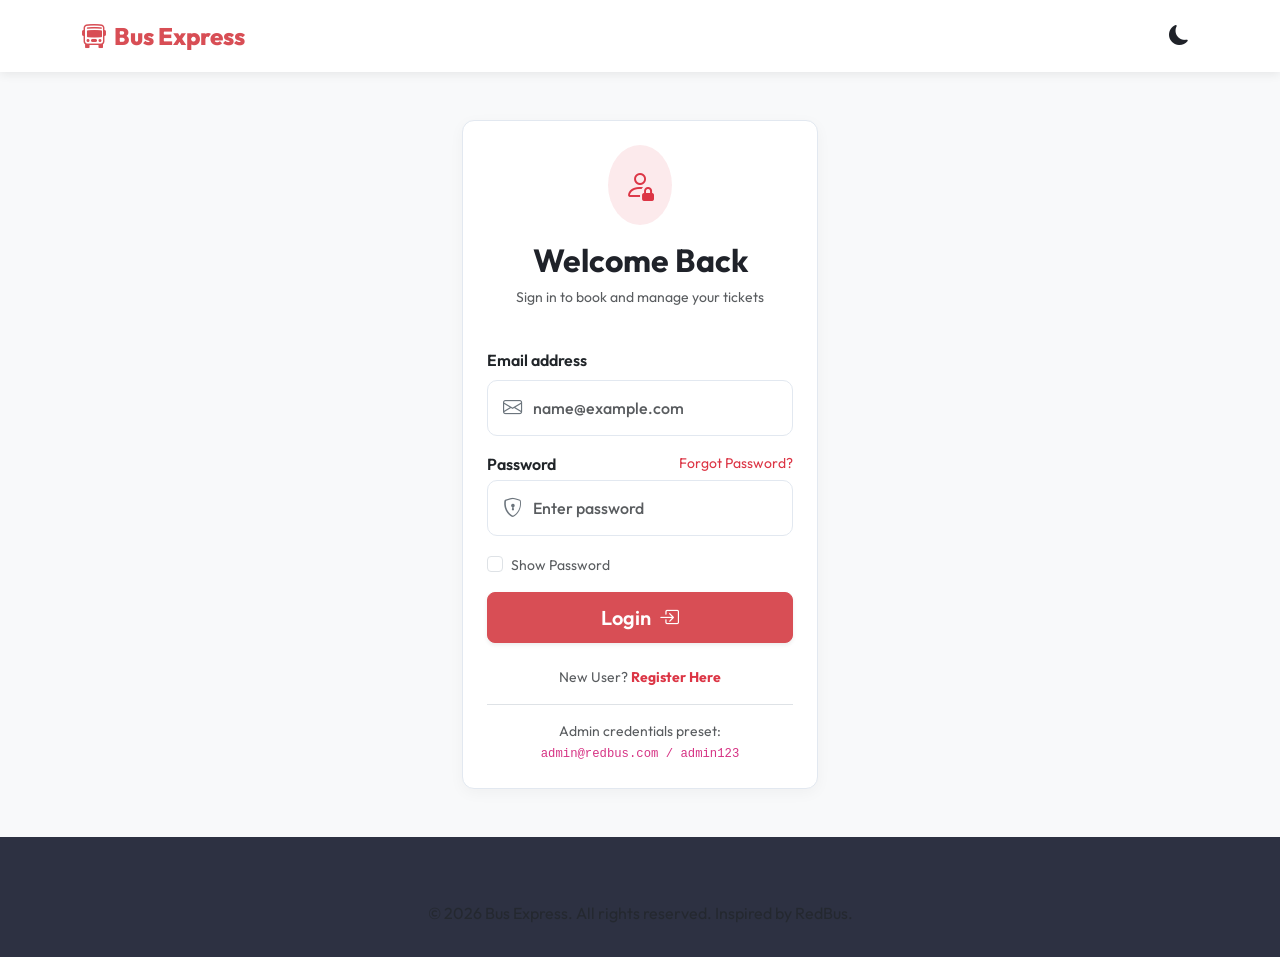
<file: index.html>
<!DOCTYPE html>
<html lang="en">
<head>
  <meta charset="UTF-8">
  <meta name="viewport" content="width=device-width, initial-scale=1.0">
  <title>Login - Bus Express</title>
  <!-- Bootstrap 5 CSS -->
  <link href="https://cdn.jsdelivr.net/npm/bootstrap@5.3.0/dist/css/bootstrap.min.css" rel="stylesheet">
  <!-- Bootstrap Icons -->
  <link href="https://cdn.jsdelivr.net/npm/bootstrap-icons@1.10.5/font/bootstrap-icons.css" rel="stylesheet">
  <!-- Google Fonts Outfit -->
  <link href="https://fonts.googleapis.com/css2?family=Outfit:wght@300;400;500;600;700;800&display=swap" rel="stylesheet">
  <!-- Custom Styles -->
  <link rel="stylesheet" href="css/style.css">
</head>
<body class="d-flex flex-column min-vh-100">

  <!-- Header / Navbar -->
  <nav class="navbar navbar-expand-lg custom-navbar">
    <div class="container">
      <a class="navbar-brand" href="index.html">
        <i class="bi bi-bus-front"></i> Bus Express
      </a>
      <button class="theme-toggle-btn ms-auto" id="theme-toggle" onclick="toggleTheme()" aria-label="Toggle Theme">
        <i class="bi bi-moon-fill"></i>
      </button>
    </div>
  </nav>

  <!-- Main Login Card Area -->
  <main class="flex-grow-1 d-flex align-items-center py-5">
    <div class="container">
      <div class="row justify-content-center">
        <div class="col-md-6 col-lg-4">
          <div class="card card-custom p-4">
            <div class="text-center mb-4">
              <div class="d-inline-flex align-items-center justify-content-center bg-danger bg-opacity-10 text-danger rounded-circle p-3 mb-3">
                <i class="bi bi-person-lock fs-2"></i>
              </div>
              <h2 class="fw-bold">Welcome Back</h2>
              <p class="text-muted small">Sign in to book and manage your tickets</p>
            </div>

            <!-- Login Form -->
            <form id="loginForm" onsubmit="handleLoginSubmit(event)" novalidate>
              <div class="mb-3">
                <label for="email" class="form-label fw-semibold">Email address</label>
                <div class="search-input-group">
                  <i class="bi bi-envelope"></i>
                  <input type="email" class="form-control form-control-custom" id="email" placeholder="name@example.com" required>
                </div>
                <div class="invalid-feedback">Please enter a valid email.</div>
              </div>

              <div class="mb-3">
                <div class="d-flex justify-content-between align-items-center mb-1">
                  <label for="password" class="form-label fw-semibold mb-0">Password</label>
                  <a href="#" class="text-danger text-decoration-none small" onclick="handleForgotPassword(event)">Forgot Password?</a>
                </div>
                <div class="search-input-group">
                  <i class="bi bi-shield-lock"></i>
                  <input type="password" class="form-control form-control-custom" id="password" placeholder="Enter password" required>
                </div>
                <div class="invalid-feedback">Password is required.</div>
              </div>

              <div class="mb-3 form-check d-flex justify-content-between align-items-center">
                <div>
                  <input type="checkbox" class="form-check-input" id="showPassword" onclick="togglePasswordVisibility()">
                  <label class="form-check-label text-muted small" for="showPassword">Show Password</label>
                </div>
              </div>

              <button type="submit" class="btn btn-primary w-100 btn-lg btn-primary rounded-8 shadow-sm">
                Login <i class="bi bi-box-arrow-in-right ms-1"></i>
              </button>
            </form>

            <div class="text-center mt-4">
              <p class="text-muted small mb-0">New User? <a href="register.html" class="text-danger fw-bold text-decoration-none">Register Here</a></p>
            </div>
            
            <div class="text-center mt-3 border-top pt-3">
              <p class="text-muted small mb-0">Admin credentials preset: <br><code>admin@redbus.com / admin123</code></p>
            </div>
          </div>
        </div>
      </div>
    </div>
  </main>

  <!-- Footer -->
  <footer class="custom-footer mt-auto">
    <div class="container text-center">
      <p class="mb-0 text-muted">&copy; 2026 Bus Express. All rights reserved. Inspired by RedBus.</p>
    </div>
  </footer>

  <!-- API and Business Logic JS -->
  <script src="js/api.js"></script>
  <script src="js/login.js"></script>
</body>
</html>
</file>
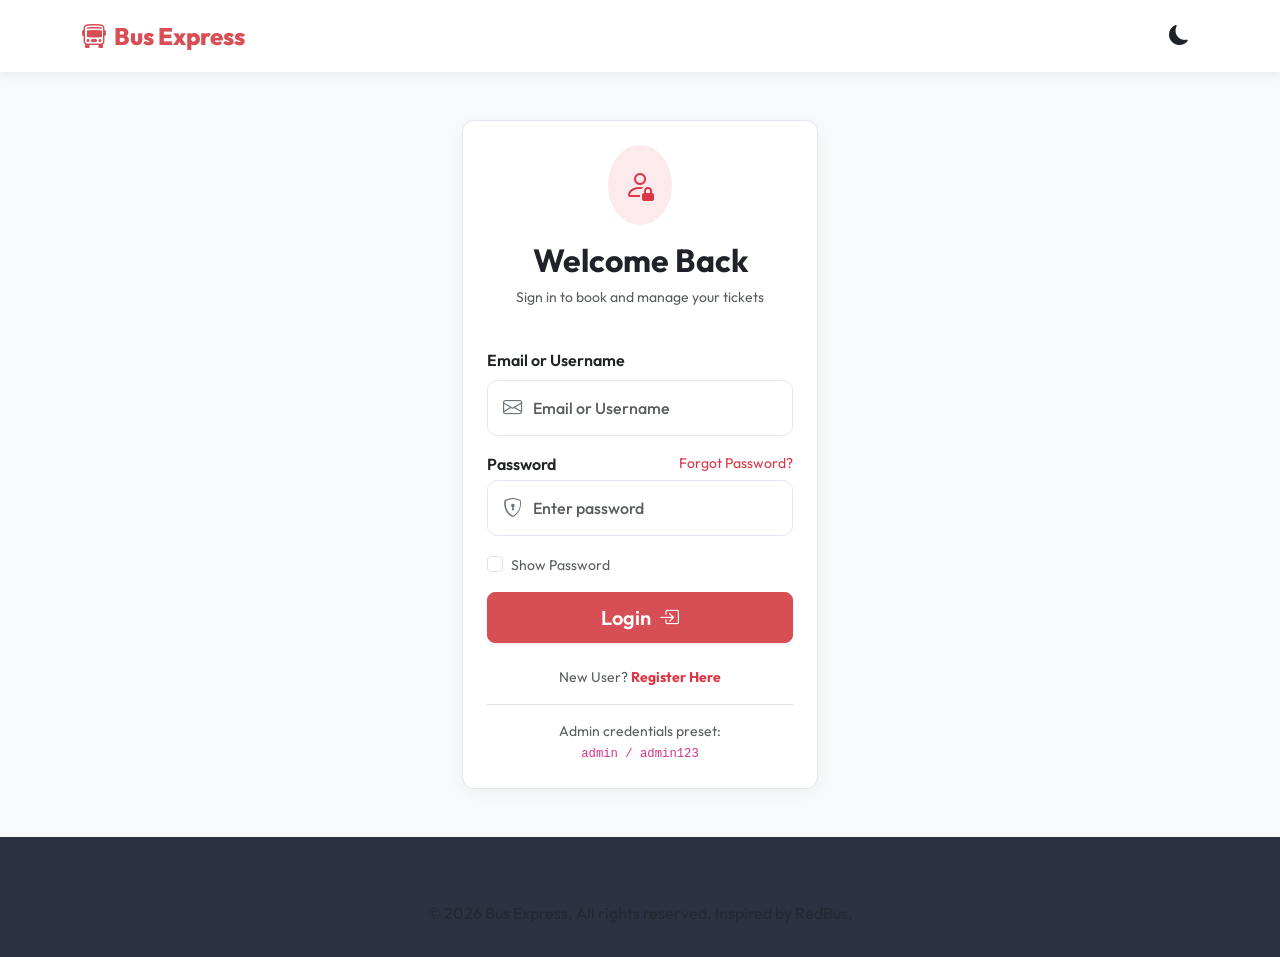
<file: admin.html>
<!DOCTYPE html>
<html lang="en">

<head>
    <meta charset="UTF-8">
    <meta name="viewport" content="width=device-width, initial-scale=1.0">
    <title>Admin Dashboard - Bus Express</title>
    <!-- Bootstrap 5 CSS -->
    <link href="https://cdn.jsdelivr.net/npm/bootstrap@5.3.0/dist/css/bootstrap.min.css" rel="stylesheet">
    <!-- Bootstrap Icons -->
    <link href="https://cdn.jsdelivr.net/npm/bootstrap-icons@1.10.5/font/bootstrap-icons.css" rel="stylesheet">
    <!-- Google Fonts Outfit -->
    <link href="https://fonts.googleapis.com/css2?family=Outfit:wght@300;400;500;600;700;800&display=swap"
        rel="stylesheet">
    <!-- Custom Styles -->
    <link rel="stylesheet" href="css/style.css">
</head>

<body class="d-flex flex-column min-vh-100">

    <!-- Header / Navbar -->
    <nav class="navbar navbar-expand-lg custom-navbar sticky-top">
        <div class="container">
            <a class="navbar-brand text-danger" href="admin.html">
                <i class="bi bi-speedometer2"></i> Bus Express Admin
            </a>
            <button class="navbar-toggler" type="button" data-bs-toggle="collapse" data-bs-target="#navbarContent"
                aria-controls="navbarContent" aria-expanded="false" aria-label="Toggle navigation">
                <span class="navbar-toggler-icon"></span>
            </button>

            <div class="collapse navbar-collapse" id="navbarContent">
                <ul class="navbar-nav ms-auto align-items-lg-center">
                    <li class="nav-item">
                        <a class="nav-link" href="home.html"><i class="bi bi-house-door me-1"></i>Go to User Portal</a>
                    </li>
                    <li class="nav-item ms-lg-2">
                        <button class="btn btn-outline-danger btn-sm" onclick="logoutUser()">Logout <i
                                class="bi bi-box-arrow-right"></i></button>
                    </li>
                    <li class="nav-item ms-lg-3">
                        <button class="theme-toggle-btn" id="theme-toggle" onclick="toggleTheme()"
                            aria-label="Toggle Theme">
                            <i class="bi bi-moon-fill"></i>
                        </button>
                    </li>
                </ul>
            </div>
        </div>
    </nav>

    <!-- Admin dashboard content dashboard -->
    <main class="container my-4 flex-grow-1">
        <div class="row mb-4">
            <div class="col-12">
                <h2 class="fw-bold mb-1">System Management Overview</h2>
                <p class="text-muted">Perform bus route planning, check real-time user bookings metrics, and compute
                    schedules.</p>
            </div>
        </div>

        <!-- Metrics Counts Row -->
        <div class="row g-3 mb-5 text-center text-md-start">
            <!-- Total Buses -->
            <div class="col-md-3">
                <div
                    class="card card-custom p-3 border-0 border-start border-danger border-4 h-100 text-bg-light shadow-sm">
                    <div class="d-flex align-items-center gap-3">
                        <i class="bi bi-bus-front fs-2 text-danger"></i>
                        <div>
                            <span class="text-muted small fw-bold">Total Buses</span>
                            <h3 class="fw-bold mb-0 text-dark" id="statTotalBuses">0</h3>
                        </div>
                    </div>
                </div>
            </div>

            <!-- Total Users -->
            <div class="col-md-3">
                <div
                    class="card card-custom p-3 border-0 border-start border-danger border-4 h-100 text-bg-light shadow-sm">
                    <div class="d-flex align-items-center gap-3">
                        <i class="bi bi-people fs-2 text-danger"></i>
                        <div>
                            <span class="text-muted small fw-bold">Total Users</span>
                            <h3 class="fw-bold mb-0 text-dark" id="statTotalUsers">0</h3>
                        </div>
                    </div>
                </div>
            </div>

            <!-- Total Bookings -->
            <div class="col-md-3">
                <div
                    class="card card-custom p-3 border-0 border-start border-danger border-4 h-100 text-bg-light shadow-sm">
                    <div class="d-flex align-items-center gap-3">
                        <i class="bi bi-ticket-perforated fs-2 text-danger"></i>
                        <div>
                            <span class="text-muted small fw-bold">Bookings Made</span>
                            <h3 class="fw-bold mb-0 text-dark" id="statTotalBookings">0</h3>
                        </div>
                    </div>
                </div>
            </div>

            <!-- Revenue -->
            <div class="col-md-3">
                <div
                    class="card card-custom p-3 border-0 border-start border-danger border-4 h-100 text-bg-light shadow-sm">
                    <div class="d-flex align-items-center gap-3">
                        <i class="bi bi-currency-rupee fs-2 text-success"></i>
                        <div>
                            <span class="text-muted small fw-bold">Total Revenue</span>
                            <h3 class="fw-bold mb-0 text-success" id="statRevenue">₹0</h3>
                        </div>
                    </div>
                </div>
            </div>
        </div>

        <!-- Layout Tables: Bus Routes list and Actions -->
        <div class="row g-4">
            <div class="col-12">
                <div class="card card-custom p-4 shadow-sm border-0">
                    <div class="d-flex justify-content-between align-items-center mb-4 flex-wrap gap-2">
                        <h4 class="fw-bold mb-0"><i class="bi bi-list-stars text-danger me-1"></i> Register of Active
                            Buses</h4>
                        <!-- Trigger Add Bus modal button -->
                        <button class="btn btn-danger btn-md shadow-sm" onclick="triggerAddBusModal()">
                            <i class="bi bi-plus-circle me-1"></i> Add Bus Operator
                        </button>
                    </div>

                    <!-- Bus Table Grid -->
                    <div class="table-responsive">
                        <table class="table table-hover align-middle border text-nowrap">
                            <thead class="table-light">
                                <tr>
                                    <th>Bus Name</th>
                                    <th>Bus No.</th>
                                    <th>Type</th>
                                    <th>Route</th>
                                    <th>Departure / Arrival</th>
                                    <th>Seat Fare</th>
                                    <th>Actions</th>
                                </tr>
                            </thead>
                            <tbody id="adminBusListTable">
                                <!-- Loaded dynamically -->
                                <tr>
                                    <td colspan="7" class="text-center py-4 text-muted">
                                        <div class="spinner-border text-danger spinner-border-sm" role="status"></div>
                                        Loading operators list...
                                    </td>
                                </tr>
                            </tbody>
                        </table>
                    </div>
                </div>
            </div>
        </div>
    </main>

    <!-- Add/Edit Bus Form Modal overlay -->
    <div class="modal fade" id="busModal" tabindex="-1" aria-labelledby="busModalLabel" aria-hidden="true">
        <div class="modal-dialog modal-dialog-centered">
            <div class="modal-content card-custom border-0 shadow">
                <div class="modal-header border-bottom">
                    <h5 class="modal-title fw-bold text-dark" id="busModalLabel">Configure Bus Operator</h5>
                    <button type="button" class="btn-close" data-bs-dismiss="modal" aria-label="Close"></button>
                </div>

                <form id="busForm" novalidate onsubmit="handleBusFormSubmit(event)">
                    <div class="modal-body py-4">
                        <input type="hidden" id="editBusIdVal">

                        <div class="row g-3">
                            <div class="col-md-6 mb-2">
                                <label class="form-label small fw-semibold">Bus Name</label>
                                <input type="text" class="form-control" id="busName" placeholder="e.g. RedBus Express"
                                    required>
                                <div class="invalid-feedback">Name required.</div>
                            </div>
                            <div class="col-md-6 mb-2">
                                <label class="form-label small fw-semibold">Bus Number</label>
                                <input type="text" class="form-control" id="busNumber" placeholder="e.g. DL 01 AT 8844"
                                    required>
                                <div class="invalid-feedback">No. required.</div>
                            </div>

                            <div class="col-md-6 mb-2">
                                <label class="form-label small fw-semibold">Bus Type</label>
                                <select class="form-select" id="busType" required>
                                    <option value="" disabled selected>Select Category</option>
                                    <option value="AC Sleeper">AC Sleeper</option>
                                    <option value="AC Seater">AC Seater</option>
                                    <option value="Non-AC Sleeper">Non-AC Sleeper</option>
                                </select>
                                <div class="invalid-feedback">Choose category.</div>
                            </div>
                            <div class="col-md-6 mb-2">
                                <label class="form-label small fw-semibold">Total Seats</label>
                                <input type="number" class="form-control" id="totalSeats" min="10" max="60" value="30"
                                    required>
                                <div class="invalid-feedback">Enter 10-60 seats.</div>
                            </div>

                            <div class="col-md-6 mb-2">
                                <label class="form-label small fw-semibold">From City</label>
                                <input type="text" class="form-control" id="fromCityVal" placeholder="e.g. Delhi"
                                    required>
                                <div class="invalid-feedback">Source required.</div>
                            </div>
                            <div class="col-md-6 mb-2">
                                <label class="form-label small fw-semibold">To City</label>
                                <input type="text" class="form-control" id="toCityVal" placeholder="e.g. Mumbai"
                                    required>
                                <div class="invalid-feedback">Destination required.</div>
                            </div>

                            <div class="col-md-6 mb-2">
                                <label class="form-label small fw-semibold">Departure Time</label>
                                <input type="time" class="form-control" id="depTime" value="18:00" required>
                                <div class="invalid-feedback">Select time.</div>
                            </div>
                            <div class="col-md-6 mb-2">
                                <label class="form-label small fw-semibold">Arrival Time</label>
                                <input type="time" class="form-control" id="arrTime" value="09:00" required>
                                <div class="invalid-feedback">Select time.</div>
                            </div>

                            <div class="col-12">
                                <label class="form-label small fw-semibold">Seat Price (INR)</label>
                                <div class="input-group">
                                    <span class="input-group-text mt-0 bg-light">₹</span>
                                    <input type="number" class="form-control" id="busFare" placeholder="e.g. 1200"
                                        required>
                                    <div class="invalid-feedback">Valid fare price required.</div>
                                </div>
                            </div>
                        </div>
                    </div>
                    <div class="modal-footer border-top justify-content-between">
                        <button type="button" class="btn btn-secondary btn-sm" data-bs-dismiss="modal">Close</button>
                        <button type="submit" class="btn btn-danger btn-sm" id="btnSubmitBus">Save Info</button>
                    </div>
                </form>
            </div>
        </div>
    </div>

    <!-- Delete Confirmation Modal Dialog -->
    <div class="modal fade" id="deleteConfirmModal" tabindex="-1" aria-labelledby="deleteConfirmModalLabel"
        aria-hidden="true">
        <div class="modal-dialog modal-dialog-centered">
            <div class="modal-content card-custom border-0 shadow">
                <div class="modal-header border-bottom">
                    <h5 class="modal-title fw-bold text-dark" id="deleteConfirmModalLabel"><i
                            class="bi bi-trash-fill text-danger me-1"></i> Delete Bus Operator?</h5>
                    <button type="button" class="btn-close" data-bs-dismiss="modal" aria-label="Close"></button>
                </div>
                <div class="modal-body py-4 text-center">
                    <p class="mb-2">Are you sure you want to remove this bus operator from the system?</p>
                    <div class="badge bg-light text-dark p-2 border mb-3 fs-6">
                        Bus ID: <span class="fw-bold text-danger" id="deleteModalBusId">bus_XXX</span>
                    </div>
                    <p class="text-muted small">This action is permanent. All pending passenger seat queries on this ID
                        will dissolve.</p>
                </div>
                <div class="modal-footer border-top justify-content-between">
                    <button type="button" class="btn btn-secondary btn-sm" data-bs-dismiss="modal">Keep
                        Operator</button>
                    <button type="button" class="btn btn-danger btn-sm" onclick="executeBusDelete()">Confirm
                        Delete</button>
                </div>
            </div>
        </div>
    </div>

    <!-- Sticky Footer -->
    <footer class="custom-footer mt-auto">
        <div class="container text-center">
            <p class="mb-0 text-muted">&copy; 2026 Bus Express Booking System. All rights reserved.</p>
        </div>
    </footer>

    <!-- Bootstrap Bundle with Popper JS -->
    <script src="https://cdn.jsdelivr.net/npm/bootstrap@5.3.0/dist/js/bootstrap.bundle.min.js"></script>
    <!-- API and Admin script codes -->
    <script src="js/api.js"></script>
    <script src="js/admin.js"></script>
</body>

</html>
</file>
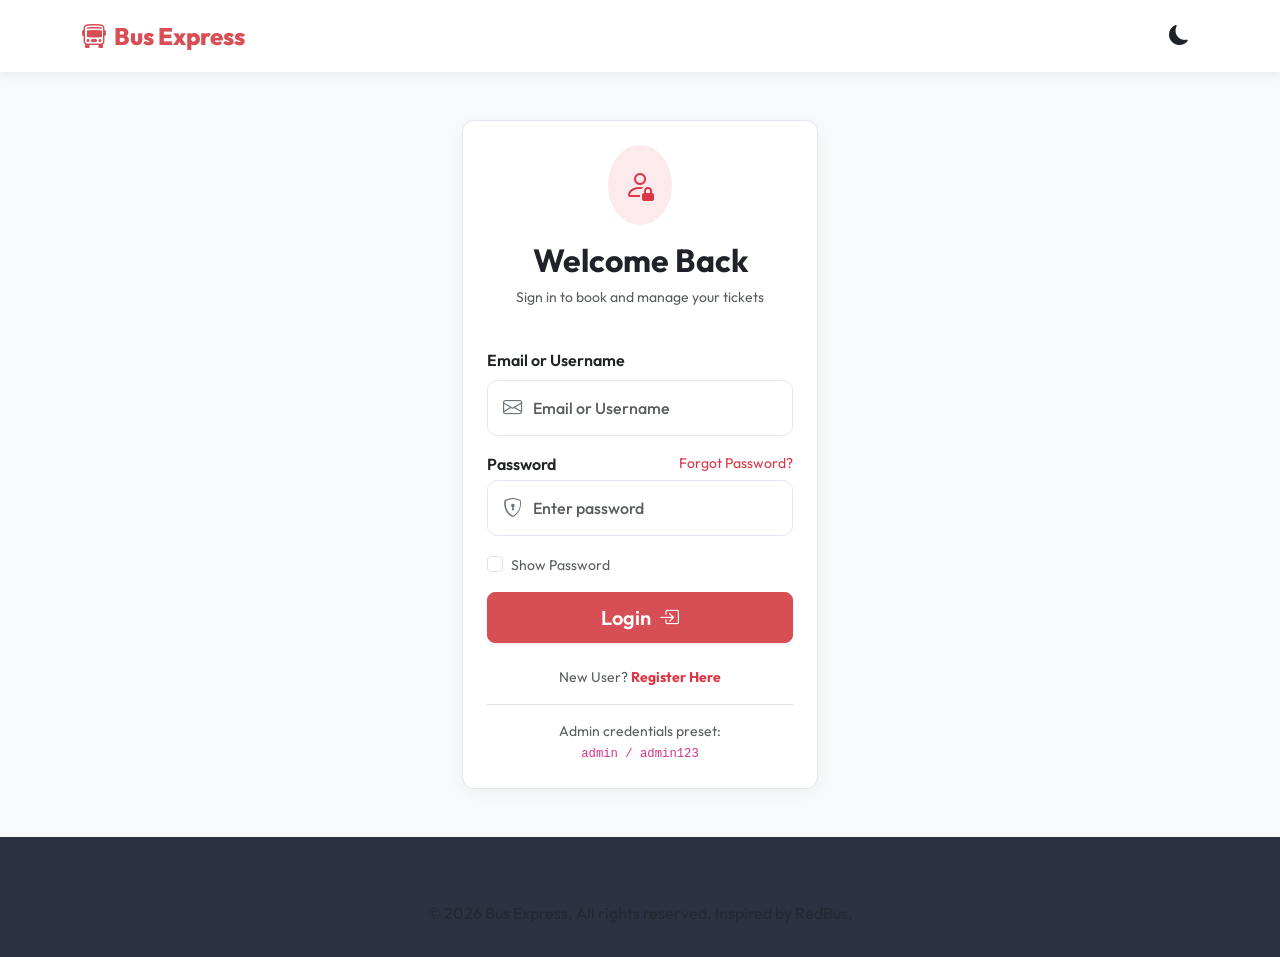
<file: booking.html>
<!DOCTYPE html>
<html lang="en">

<head>
    <meta charset="UTF-8">
    <meta name="viewport" content="width=device-width, initial-scale=1.0">
    <title>Passenger Details - Bus Express</title>
    <!-- Bootstrap 5 CSS -->
    <link href="https://cdn.jsdelivr.net/npm/bootstrap@5.3.0/dist/css/bootstrap.min.css" rel="stylesheet">
    <!-- Bootstrap Icons -->
    <link href="https://cdn.jsdelivr.net/npm/bootstrap-icons@1.10.5/font/bootstrap-icons.css" rel="stylesheet">
    <!-- Google Fonts Outfit -->
    <link href="https://fonts.googleapis.com/css2?family=Outfit:wght@300;400;500;600;700;800&display=swap"
        rel="stylesheet">
    <!-- Custom Styles -->
    <link rel="stylesheet" href="css/style.css">
</head>

<body class="d-flex flex-column min-vh-100">

    <!-- Header / Navbar -->
    <nav class="navbar navbar-expand-lg custom-navbar sticky-top">
        <div class="container">
            <a class="navbar-brand" href="home.html">
                <i class="bi bi-bus-front"></i> Bus Express
            </a>
            <button class="navbar-toggler" type="button" data-bs-toggle="collapse" data-bs-target="#navbarContent"
                aria-controls="navbarContent" aria-expanded="false" aria-label="Toggle navigation">
                <span class="navbar-toggler-icon"></span>
            </button>

            <div class="collapse navbar-collapse" id="navbarContent">
                <ul class="navbar-nav ms-auto align-items-lg-center">
                    <li class="nav-item">
                        <a class="nav-link" href="home.html"><i class="bi bi-house-door me-1"></i>Home</a>
                    </li>
                    <li class="nav-item">
                        <a class="nav-link" href="mybookings.html"><i class="bi bi-ticket-perforated me-1"></i>My
                            Bookings</a>
                    </li>
                    <li class="nav-item">
                        <a class="nav-link" href="profile.html"><i class="bi bi-person-circle me-1"></i>Profile</a>
                    </li>
                    <li class="nav-item" id="admin-nav-item" style="display: none;">
                        <a class="nav-link text-danger" href="admin.html"><i class="bi bi-speedometer2 me-1"></i>Admin
                            Dashboard</a>
                    </li>
                    <li class="nav-item ms-lg-2">
                        <button class="btn btn-outline-danger btn-sm" onclick="logoutUser()">Logout <i
                                class="bi bi-box-arrow-right"></i></button>
                    </li>
                    <li class="nav-item ms-lg-3">
                        <button class="theme-toggle-btn" id="theme-toggle" onclick="toggleTheme()"
                            aria-label="Toggle Theme">
                            <i class="bi bi-moon-fill"></i>
                        </button>
                    </li>
                </ul>
            </div>
        </div>
    </nav>

    <!-- Passenger details details form container -->
    <main class="container my-4">
        <div class="row g-4">
            <!-- Forms list on left -->
            <div class="col-lg-8">
                <!-- Contact details info card -->
                <div class="card card-custom p-4 shadow-sm border-0 mb-4">
                    <h4 class="fw-bold mb-3"><i class="bi bi-telephone-inbound text-danger me-1"></i> Contact Details
                    </h4>
                    <p class="text-muted small">Your electronic ticket details will be dispatched here</p>

                    <form id="contactForm" novalidate>
                        <div class="row">
                            <div class="col-md-6 mb-3">
                                <label for="contactEmail" class="form-label fw-semibold">Email address</label>
                                <div class="search-input-group">
                                    <i class="bi bi-envelope"></i>
                                    <input type="email" class="form-control form-control-custom" id="contactEmail"
                                        placeholder="e.g. customer@example.com" required>
                                </div>
                                <div class="invalid-feedback">Email cannot be blank and must be valid.</div>
                            </div>
                            <div class="col-md-6 mb-3">
                                <label for="contactMobile" class="form-label fw-semibold">Mobile Number</label>
                                <div class="search-input-group">
                                    <i class="bi bi-telephone"></i>
                                    <input type="tel" class="form-control form-control-custom" id="contactMobile"
                                        placeholder="10-digit mobile" pattern="[6-9][0-9]{9}" required>
                                </div>
                                <div class="invalid-feedback">A valid active 10-digit number is required.</div>
                            </div>
                        </div>
                    </form>
                </div>

                <!-- Dynamic passenger cards list -->
                <div class="card card-custom p-4 shadow-sm border-0 mb-4">
                    <h4 class="fw-bold mb-3"><i class="bi bi-people text-danger me-1"></i> Passenger Details</h4>

                    <form id="passengersForm" novalidate>
                        <div id="dynamicPassengersContainer">
                            <!-- JS will inject forms for Passenger 1, Passenger 2 etc depending on selected seats count -->
                        </div>
                    </form>
                </div>
            </div>

            <!-- Ticket Price Checkout card summary on right -->
            <aside class="col-lg-4">
                <div class="card card-custom p-4 shadow-sm border-0 sticky-lg-top" style="top: 85px;">
                    <h4 class="fw-bold border-bottom pb-3 mb-3">Fare Details</h4>

                    <div class="mb-3">
                        <label class="text-muted small fw-bold text-uppercase">Journey</label>
                        <div id="checkRoute" class="fw-bold text-dark">Source &rarr; Destination</div>
                        <div id="checkDate" class="small text-muted">Travel Date</div>
                    </div>

                    <div class="mb-3">
                        <label class="text-muted small fw-bold text-uppercase">Buses Info</label>
                        <div id="checkBus" class="fw-semibold text-dark">Operator name | Type</div>
                    </div>

                    <div class="mb-3">
                        <label class="text-muted small fw-bold text-uppercase">Seats</label>
                        <div id="checkSeats" class="fw-bold text-danger fs-5">None</div>
                    </div>

                    <div class="mb-4 border-top pt-3">
                        <div class="d-flex justify-content-between align-items-center mb-1">
                            <span class="text-muted">Total Seat Fare</span>
                            <span class="fw-semibold text-dark" id="checkBaseFare">₹0</span>
                        </div>
                        <div class="d-flex justify-content-between align-items-center mb-2">
                            <span class="text-muted">GST & Tolls</span>
                            <span class="fw-semibold text-dark" id="checkTaxes">₹0</span>
                        </div>
                        <hr>
                        <div class="d-flex justify-content-between align-items-center">
                            <span class="fw-bold fs-5 text-dark">Total Amount</span>
                            <span class="fs-4 text-danger fw-bold" id="checkTotalAmount">₹0</span>
                        </div>
                    </div>

                    <button class="btn btn-danger w-100 btn-lg shadow-sm" onclick="submitPassengerDetails()">
                        Confirm Booking <i class="bi bi-shield-check ms-1"></i>
                    </button>

                    <a href="javascript:history.back()" class="btn btn-light w-100 btn-sm mt-3 border"><i
                            class="bi bi-chevron-left"></i> Edit Seat Choices</a>
                </div>
            </aside>
        </div>
    </main>

    <!-- Sticky Footer -->
    <footer class="custom-footer mt-auto">
        <div class="container text-center">
            <p class="mb-0 text-muted">&copy; 2026 Bus Express Booking System. All rights reserved.</p>
        </div>
    </footer>

    <!-- Poppers and APIs -->
    <script src="https://cdn.jsdelivr.net/npm/bootstrap@5.3.0/dist/js/bootstrap.bundle.min.js"></script>
    <script src="js/api.js"></script>
    <script src="js/booking.js"></script>
</body>

</html>
</file>
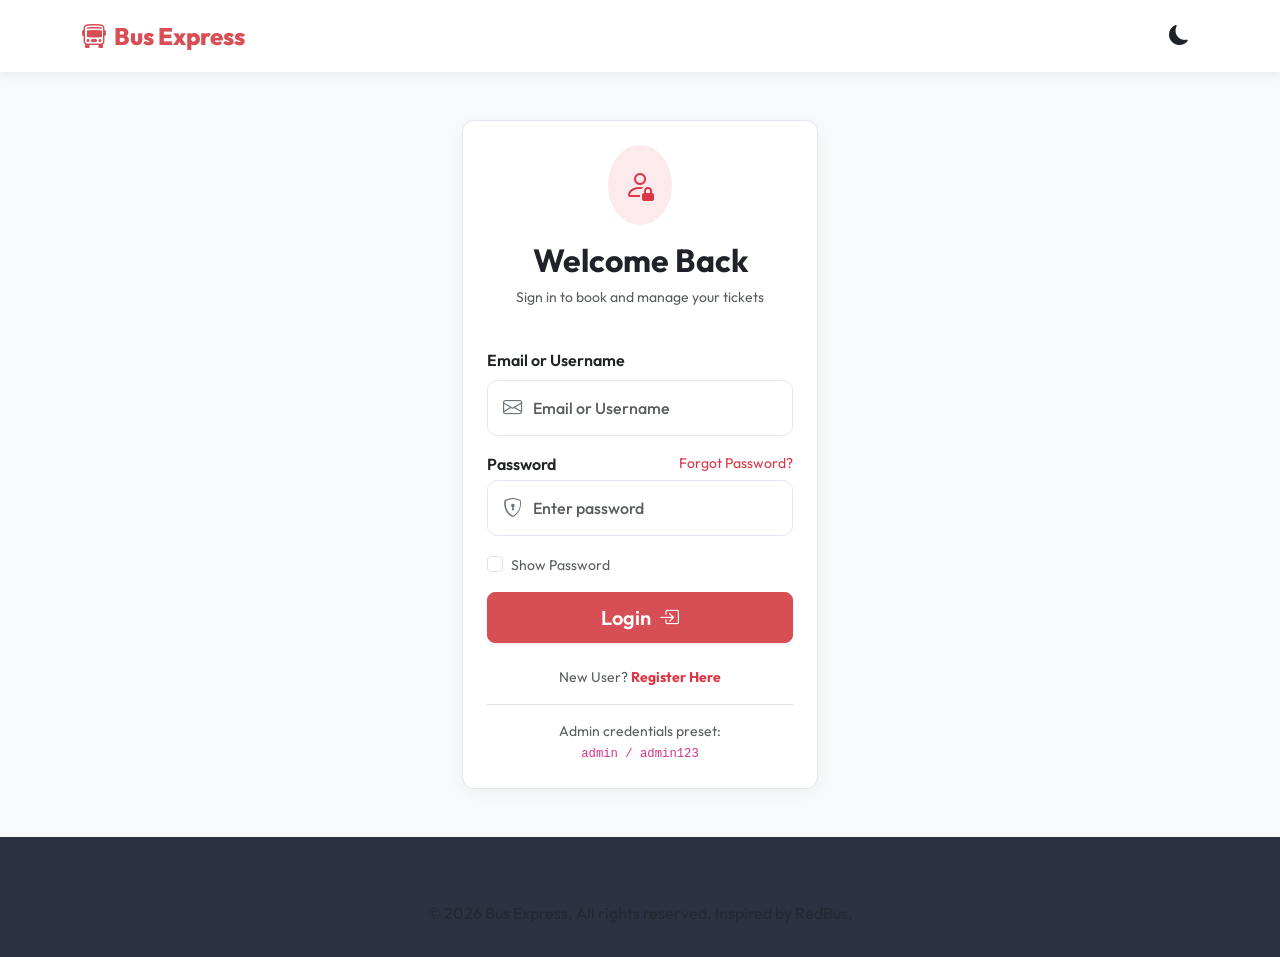
<file: home.html>
<!DOCTYPE html>
<html lang="en">

<head>
    <meta charset="UTF-8">
    <meta name="viewport" content="width=device-width, initial-scale=1.0">
    <title>Home - Bus Express</title>
    <!-- Bootstrap 5 CSS -->
    <link href="https://cdn.jsdelivr.net/npm/bootstrap@5.3.0/dist/css/bootstrap.min.css" rel="stylesheet">
    <!-- Bootstrap Icons -->
    <link href="https://cdn.jsdelivr.net/npm/bootstrap-icons@1.10.5/font/bootstrap-icons.css" rel="stylesheet">
    <!-- Google Fonts Outfit -->
    <link href="https://fonts.googleapis.com/css2?family=Outfit:wght@300;400;500;600;700;800&display=swap"
        rel="stylesheet">
    <!-- Custom Styles -->
    <link rel="stylesheet" href="css/style.css">
</head>

<body class="d-flex flex-column min-vh-100">

    <!-- Header / Navbar -->
    <nav class="navbar navbar-expand-lg custom-navbar sticky-top">
        <div class="container">
            <a class="navbar-brand" href="home.html">
                <i class="bi bi-bus-front"></i> Bus Express
            </a>
            <button class="navbar-toggler" type="button" data-bs-toggle="collapse" data-bs-target="#navbarContent"
                aria-controls="navbarContent" aria-expanded="false" aria-label="Toggle navigation">
                <span class="navbar-toggler-icon"></span>
            </button>

            <div class="collapse navbar-collapse" id="navbarContent">
                <ul class="navbar-nav ms-auto align-items-lg-center">
                    <li class="nav-item">
                        <a class="nav-link active" href="home.html"><i class="bi bi-house-door me-1"></i>Home</a>
                    </li>
                    <li class="nav-item">
                        <a class="nav-link" href="mybookings.html"><i class="bi bi-ticket-perforated me-1"></i>My
                            Bookings</a>
                    </li>
                    <li class="nav-item">
                        <a class="nav-link" href="profile.html"><i class="bi bi-person-circle me-1"></i>Profile</a>
                    </li>
                    <li class="nav-item" id="admin-nav-item" style="display: none;">
                        <a class="nav-link text-danger" href="admin.html"><i class="bi bi-speedometer2 me-1"></i>Admin
                            Dashboard</a>
                    </li>
                    <li class="nav-item ms-lg-2">
                        <button class="btn btn-outline-danger btn-sm" onclick="logoutUser()">Logout <i
                                class="bi bi-box-arrow-right"></i></button>
                    </li>
                    <li class="nav-item ms-lg-3">
                        <button class="theme-toggle-btn" id="theme-toggle" onclick="toggleTheme()"
                            aria-label="Toggle Theme">
                            <i class="bi bi-moon-fill"></i>
                        </button>
                    </li>
                </ul>
            </div>
        </div>
    </nav>

    <!-- Hero Section -->
    <section class="hero-section text-center d-flex align-items-center">
        <div class="container py-3">
            <h1 class="hero-title">India's No. 1 Bus Express Booking</h1>
            <p class="hero-subtitle">Fast, secure, and smart bookings on AC Sleeper, Seater and Luxury Coaches</p>
        </div>
    </section>

    <!-- Floating Search Container -->
    <div class="container search-container">
        <div class="row justify-content-center">
            <div class="col-lg-10">
                <div class="search-card">
                    <form id="searchForm" onsubmit="handleBusSearch(event)"
                        class="row g-3 justify-content-between align-items-center">
                        <!-- From City -->
                        <div class="col-md-4 position-relative">
                            <label class="form-label fw-bold small text-uppercase text-muted">From City</label>
                            <div class="search-input-group">
                                <i class="bi bi-geo-alt"></i>
                                <input type="text" class="form-control" id="fromCity"
                                    placeholder="Enter Source (e.g. Delhi)" autocomplete="off" required>
                                <div class="suggestions-box" id="fromSuggestions"></div>
                            </div>
                        </div>

                        <!-- Swap Button -->
                        <div class="col-md-1 d-flex justify-content-center align-items-end mb-2">
                            <button type="button" class="btn btn-light rounded-circle shadow-sm border p-2"
                                onclick="swapCities()" aria-label="Swap cities">
                                <i class="bi bi-arrow-left-right text-danger"></i>
                            </button>
                        </div>

                        <!-- To City -->
                        <div class="col-md-4 position-relative">
                            <label class="form-label fw-bold small text-uppercase text-muted">To City</label>
                            <div class="search-input-group">
                                <i class="bi bi-geo"></i>
                                <input type="text" class="form-control" id="toCity"
                                    placeholder="Enter Destination (e.g. Mumbai)" autocomplete="off" required>
                                <div class="suggestions-box" id="toSuggestions"></div>
                            </div>
                        </div>

                        <!-- Date Picker -->
                        <div class="col-md-3">
                            <label class="form-label fw-bold small text-uppercase text-muted">Date of Journey</label>
                            <div class="search-input-group">
                                <i class="bi bi-calendar3"></i>
                                <input type="date" class="form-control" id="travelDate" required>
                            </div>
                        </div>

                        <!-- Search Button -->
                        <div class="col-12 mt-4 text-center">
                            <button type="submit"
                                class="btn btn-primary btn-lg search-btn px-5 shadow-sm text-uppercase">
                                Search Buses <i class="bi bi-search ms-2"></i>
                            </button>
                        </div>
                    </form>
                </div>
            </div>
        </div>
    </div>

    <!-- Promo Banner Widgets -->
    <main class="container my-5 py-4">
        <div class="text-center mb-5">
            <h2 class="fw-bold">Trending Offers</h2>
            <p class="text-muted">Save big on your next journey with these travel deals</p>
        </div>

        <div class="row g-4 mb-5">
            <div class="col-md-4">
                <div class="card card-custom p-4 border-start border-danger border-5 h-100">
                    <div class="d-flex align-items-center gap-3">
                        <i class="bi bi-gift fs-1 text-danger"></i>
                        <div>
                            <span class="badge bg-danger mb-1">PROMO: BUS200</span>
                            <h5 class="fw-bold mb-0">Save up to ₹200</h5>
                            <p class="text-muted small mb-0">Get flat 10% off on private AC buses today.</p>
                        </div>
                    </div>
                </div>
            </div>

            <div class="col-md-4">
                <div class="card card-custom p-4 border-start border-danger border-5 h-100">
                    <div class="d-flex align-items-center gap-3">
                        <i class="bi bi-wallet2 fs-1 text-danger"></i>
                        <div>
                            <span class="badge bg-danger mb-1">PROMO: SUPERUPI</span>
                            <h5 class="fw-bold mb-0">Flat ₹100 Cashback</h5>
                            <p class="text-muted small mb-0">Add tickets using UPI modes for extra cashback.</p>
                        </div>
                    </div>
                </div>
            </div>

            <div class="col-md-4">
                <div class="card card-custom p-4 border-start border-danger border-5 h-100">
                    <div class="d-flex align-items-center gap-3">
                        <i class="bi bi-shield-check fs-1 text-danger"></i>
                        <div>
                            <span class="badge bg-danger mb-1">FREE INSURANCE</span>
                            <h5 class="fw-bold mb-0">Safe Travel Guarantee</h5>
                            <p class="text-muted small mb-0">Get zero-penalty changes on medical delays.</p>
                        </div>
                    </div>
                </div>
            </div>
        </div>

        <!-- Available Buses Section (requested to load automatically on Home dashboard) -->
        <section class="my-5">
            <div class="d-flex justify-content-between align-items-end mb-4">
                <div>
                    <h2 class="fw-bold">Available Bus Operators</h2>
                    <p class="text-muted mb-0">Discover verified routes and top shuttle services currently active</p>
                </div>
            </div>
            <!-- Skeleton Loaders -->
            <div id="generalBusContainer" class="row g-4">
                <!-- Will be loaded dynamically using js/home.js -->
                <div class="col-md-4 skeleton-card-item">
                    <div class="card card-custom p-4">
                        <div class="skeleton mb-3" style="height: 25px; width: 60%;"></div>
                        <div class="skeleton mb-2" style="height: 15px; width: 80%;"></div>
                        <div class="skeleton mb-2" style="height: 15px; width: 40%;"></div>
                        <div class="skeleton mt-4" style="height: 40px; width: 100%;"></div>
                    </div>
                </div>
                <div class="col-md-4 skeleton-card-item">
                    <div class="card card-custom p-4">
                        <div class="skeleton mb-3" style="height: 25px; width: 50%;"></div>
                        <div class="skeleton mb-2" style="height: 15px; width: 70%;"></div>
                        <div class="skeleton mb-2" style="height: 15px; width: 50%;"></div>
                        <div class="skeleton mt-4" style="height: 40px; width: 100%;"></div>
                    </div>
                </div>
                <div class="col-md-4 skeleton-card-item">
                    <div class="card card-custom p-4">
                        <div class="skeleton mb-3" style="height: 25px; width: 70%;"></div>
                        <div class="skeleton mb-2" style="height: 15px; width: 90%;"></div>
                        <div class="skeleton mb-2" style="height: 15px; width: 30%;"></div>
                        <div class="skeleton mt-4" style="height: 40px; width: 100%;"></div>
                    </div>
                </div>
            </div>
        </section>

        <!-- FAQ Accordion -->
        <section class="my-5 py-3">
            <h3 class="fw-bold text-center mb-4">Frequently Asked Questions</h3>
            <div class="accordion" id="faqAccordion">
                <div class="accordion-item card-custom mb-3 border-0 overflow-hidden shadow-sm">
                    <h2 class="accordion-header" id="faqHeadingOne">
                        <button class="accordion-button fw-bold text-dark bg-white border-0 py-3" type="button"
                            data-bs-toggle="collapse" data-bs-target="#faqCollapseOne" aria-expanded="true"
                            aria-controls="faqCollapseOne">
                            How do I book tickets on Bus Express?
                        </button>
                    </h2>
                    <div id="faqCollapseOne" class="accordion-collapse collapse show" aria-labelledby="faqHeadingOne"
                        data-bs-parent="#faqAccordion">
                        <div class="accordion-body bg-white text-muted">
                            Simply enter your starting city, destination, select date of travel and hit search. Choose
                            from various AC/Sleeper options, pick your preferred seats, fill passenger details, pay, and
                            your e-ticket is instantly sent to you!
                        </div>
                    </div>
                </div>

                <div class="accordion-item card-custom mb-3 border-0 overflow-hidden shadow-sm">
                    <h2 class="accordion-header" id="faqHeadingTwo">
                        <button class="accordion-button collapsed fw-bold text-dark bg-white border-0 py-3"
                            type="button" data-bs-toggle="collapse" data-bs-target="#faqCollapseTwo"
                            aria-expanded="false" aria-controls="faqCollapseTwo">
                            Can I cancel my bus ticket booking online?
                        </button>
                    </h2>
                    <div id="faqCollapseTwo" class="accordion-collapse collapse" aria-labelledby="faqHeadingTwo"
                        data-bs-parent="#faqAccordion">
                        <div class="accordion-body bg-white text-muted">
                            Yes. Visit the "My Bookings" page, find your active journey card, and click the "Cancel
                            Booking" button. The reservation will update automatically and seats will release.
                        </div>
                    </div>
                </div>
            </div>
        </section>
    </main>

    <!-- Sticky Footer -->
    <footer class="custom-footer">
        <div class="container">
            <div class="row g-4 justify-content-between mb-4 border-bottom pb-4 text-center text-md-start">
                <div class="col-md-4">
                    <h4 class="fw-bold text-white mb-3">Bus Express</h4>
                    <p class="text-muted small">We provide premium-tier comfortable transit connectivity across top
                        cities in India. Experience smooth reservation systems running AWS servers.</p>
                </div>
                <div class="col-md-2">
                    <h6 class="fw-bold text-white uppercase mb-3">Top Routes</h6>
                    <ul class="list-unstyled">
                        <li><a href="#" class="footer-link" onclick="fillSearchQuick('Delhi', 'Mumbai')">Delhi to
                                Mumbai</a></li>
                        <li><a href="#" class="footer-link" onclick="fillSearchQuick('Mumbai', 'Pune')">Mumbai to
                                Pune</a></li>
                        <li><a href="#" class="footer-link" onclick="fillSearchQuick('Bangalore', 'Chennai')">Bangalore
                                to Chennai</a></li>
                        <li><a href="#" class="footer-link" onclick="fillSearchQuick('Chennai', 'Hyderabad')">Chennai to
                                Hyderabad</a></li>
                    </ul>
                </div>
                <div class="col-md-2">
                    <h6 class="fw-bold text-white uppercase mb-3">Company</h6>
                    <ul class="list-unstyled">
                        <li><a href="#" class="footer-link">About Us</a></li>
                        <li><a href="#" class="footer-link">Careers</a></li>
                        <li><a href="#" class="footer-link">Privacy Policy</a></li>
                        <li><a href="#" class="footer-link">Terms & Conditions</a></li>
                    </ul>
                </div>
                <div class="col-md-3">
                    <h6 class="fw-bold text-white uppercase mb-3">Contact Info</h6>
                    <p class="text-muted small mb-1"><i class="bi bi-envelope me-2"></i>support@busbooking.local</p>
                    <p class="text-muted small"><i class="bi bi-telephone me-2"></i>+91 1800 200 8855</p>
                    <div class="mt-3">
                        <a href="#" class="social-icon"><i class="bi bi-facebook"></i></a>
                        <a href="#" class="social-icon"><i class="bi bi-twitter"></i></a>
                        <a href="#" class="social-icon"><i class="bi bi-instagram"></i></a>
                    </div>
                </div>
            </div>
            <div class="text-center pt-2 text-muted small">
                &copy; 2026 Bus Express Booking System. Inspired by RedBus branding.
            </div>
        </div>
    </footer>

    <!-- Bootstrap Bundle with Popper JS -->
    <script src="https://cdn.jsdelivr.net/npm/bootstrap@5.3.0/dist/js/bootstrap.bundle.min.js"></script>
    <!-- Business Script logic -->
    <script src="js/api.js"></script>
    <script src="js/home.js"></script>
</body>

</html>
</file>
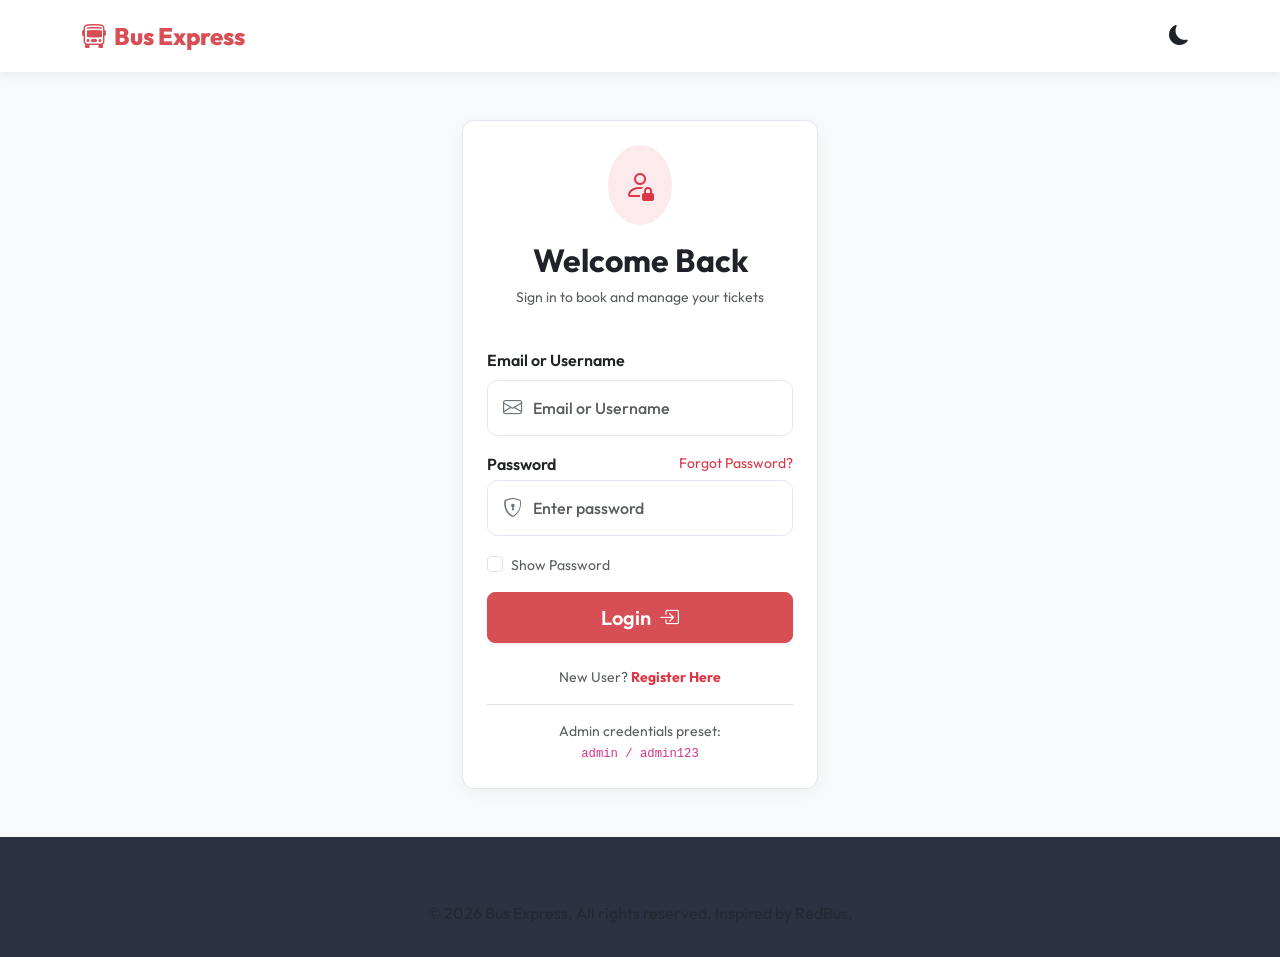
<file: login.html>
<!DOCTYPE html>
<html lang="en">

<head>
  <meta charset="UTF-8">
  <meta name="viewport" content="width=device-width, initial-scale=1.0">
  <title>Login - Bus Express</title>
  <!-- Bootstrap 5 CSS -->
  <link href="https://cdn.jsdelivr.net/npm/bootstrap@5.3.0/dist/css/bootstrap.min.css" rel="stylesheet">
  <!-- Bootstrap Icons -->
  <link href="https://cdn.jsdelivr.net/npm/bootstrap-icons@1.10.5/font/bootstrap-icons.css" rel="stylesheet">
  <!-- Google Fonts Outfit -->
  <link href="https://fonts.googleapis.com/css2?family=Outfit:wght@300;400;500;600;700;800&display=swap"
    rel="stylesheet">
  <!-- Custom Styles -->
  <link rel="stylesheet" href="css/style.css">
</head>

<body class="d-flex flex-column min-vh-100">

  <!-- Header / Navbar -->
  <nav class="navbar navbar-expand-lg custom-navbar">
    <div class="container">
      <a class="navbar-brand" href="index.html">
        <i class="bi bi-bus-front"></i> Bus Express
      </a>
      <button class="theme-toggle-btn ms-auto" id="theme-toggle" onclick="toggleTheme()" aria-label="Toggle Theme">
        <i class="bi bi-moon-fill"></i>
      </button>
    </div>
  </nav>

  <!-- Main Login Card Area -->
  <main class="flex-grow-1 d-flex align-items-center py-5">
    <div class="container">
      <div class="row justify-content-center">
        <div class="col-md-6 col-lg-4">
          <div class="card card-custom p-4">
            <div class="text-center mb-4">
              <div
                class="d-inline-flex align-items-center justify-content-center bg-danger bg-opacity-10 text-danger rounded-circle p-3 mb-3">
                <i class="bi bi-person-lock fs-2"></i>
              </div>
              <h2 class="fw-bold">Welcome Back</h2>
              <p class="text-muted small">Sign in to book and manage your tickets</p>
            </div>

            <!-- Login Form -->
            <form id="loginForm" onsubmit="handleLoginSubmit(event)" novalidate>
              <div class="mb-3">
                <label for="email" class="form-label fw-semibold">Email or Username</label>
                <div class="search-input-group">
                  <i class="bi bi-envelope"></i>
                  <input type="text" class="form-control form-control-custom" id="email" placeholder="Email or Username"
                    required>
                </div>
                <div class="invalid-feedback">Please enter a valid email or username.</div>
              </div>

              <div class="mb-3">
                <div class="d-flex justify-content-between align-items-center mb-1">
                  <label for="password" class="form-label fw-semibold mb-0">Password</label>
                  <a href="#" class="text-danger text-decoration-none small"
                    onclick="handleForgotPassword(event)">Forgot Password?</a>
                </div>
                <div class="search-input-group">
                  <i class="bi bi-shield-lock"></i>
                  <input type="password" class="form-control form-control-custom" id="password"
                    placeholder="Enter password" required>
                </div>
                <div class="invalid-feedback">Password is required.</div>
              </div>

              <div class="mb-3 form-check d-flex justify-content-between align-items-center">
                <div>
                  <input type="checkbox" class="form-check-input" id="showPassword"
                    onclick="togglePasswordVisibility()">
                  <label class="form-check-label text-muted small" for="showPassword">Show Password</label>
                </div>
              </div>

              <button type="submit" class="btn btn-primary w-100 btn-lg btn-primary rounded-8 shadow-sm">
                Login <i class="bi bi-box-arrow-in-right ms-1"></i>
              </button>
            </form>

            <div class="text-center mt-4">
              <p class="text-muted small mb-0">New User? <a href="register.html"
                  class="text-danger fw-bold text-decoration-none">Register Here</a></p>
            </div>

            <div class="text-center mt-3 border-top pt-3">
              <p class="text-muted small mb-0">Admin credentials preset: <br><code>admin / admin123</code></p>
            </div>
          </div>
        </div>
      </div>
    </div>
  </main>

  <!-- Footer -->
  <footer class="custom-footer mt-auto">
    <div class="container text-center">
      <p class="mb-0 text-muted">&copy; 2026 Bus Express. All rights reserved. Inspired by RedBus.</p>
    </div>
  </footer>

  <!-- API and Business Logic JS -->
  <script src="js/api.js"></script>
  <script src="js/login.js"></script>
</body>

</html>
</file>
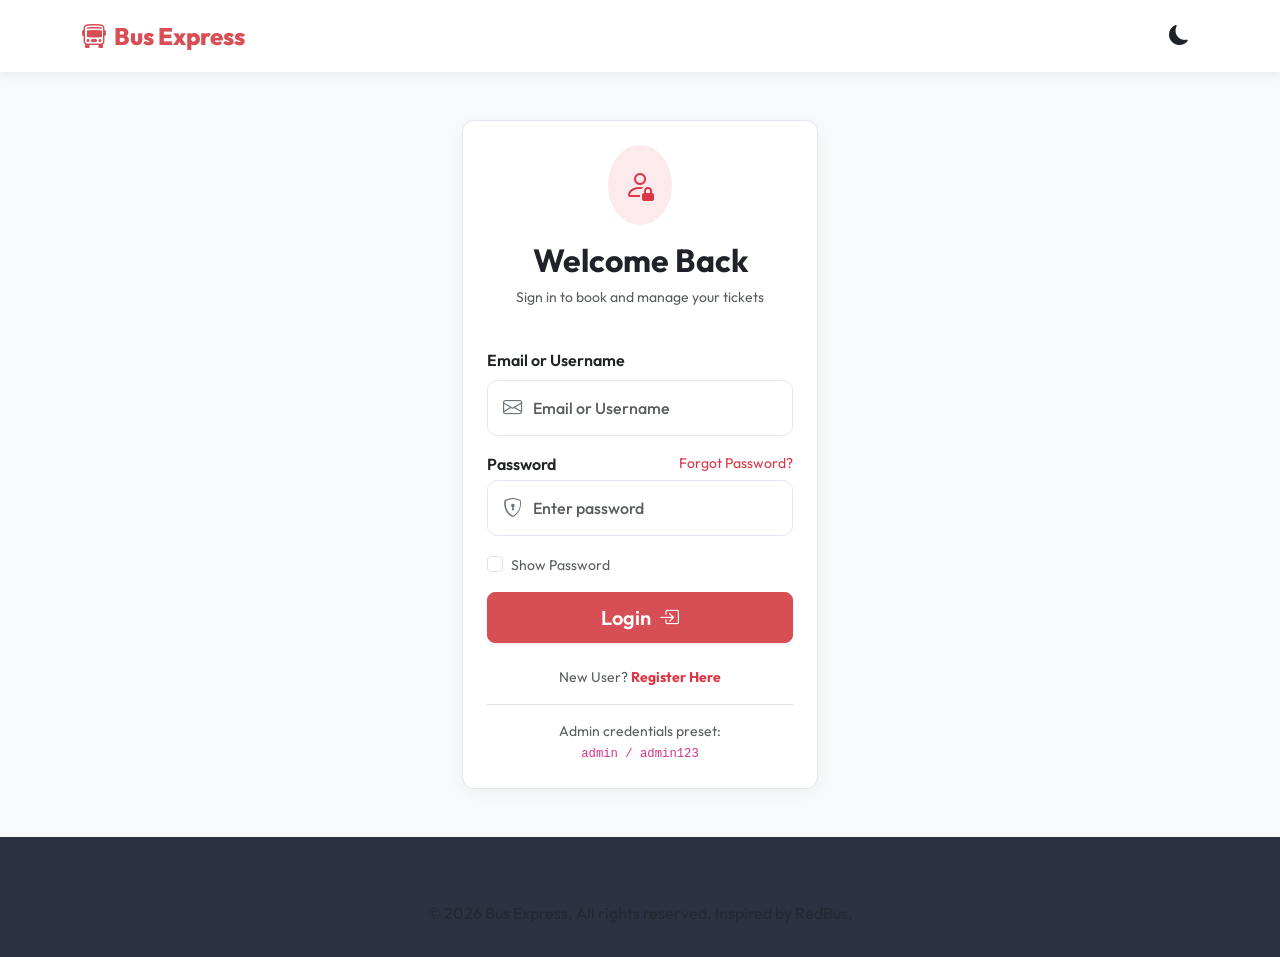
<file: mybookings.html>
<!DOCTYPE html>
<html lang="en">

<head>
    <meta charset="UTF-8">
    <meta name="viewport" content="width=device-width, initial-scale=1.0">
    <title>My Bookings - Bus Express</title>
    <!-- Bootstrap 5 CSS -->
    <link href="https://cdn.jsdelivr.net/npm/bootstrap@5.3.0/dist/css/bootstrap.min.css" rel="stylesheet">
    <!-- Bootstrap Icons -->
    <link href="https://cdn.jsdelivr.net/npm/bootstrap-icons@1.10.5/font/bootstrap-icons.css" rel="stylesheet">
    <!-- Google Fonts Outfit -->
    <link href="https://fonts.googleapis.com/css2?family=Outfit:wght@300;400;500;600;700;800&display=swap"
        rel="stylesheet">
    <!-- Custom Styles -->
    <link rel="stylesheet" href="css/style.css">
</head>

<body class="d-flex flex-column min-vh-100">

    <!-- Header / Navbar -->
    <nav class="navbar navbar-expand-lg custom-navbar sticky-top">
        <div class="container">
            <a class="navbar-brand" href="home.html">
                <i class="bi bi-bus-front"></i> Bus Express
            </a>
            <button class="navbar-toggler" type="button" data-bs-toggle="collapse" data-bs-target="#navbarContent"
                aria-controls="navbarContent" aria-expanded="false" aria-label="Toggle navigation">
                <span class="navbar-toggler-icon"></span>
            </button>

            <div class="collapse navbar-collapse" id="navbarContent">
                <ul class="navbar-nav ms-auto align-items-lg-center">
                    <li class="nav-item">
                        <a class="nav-link" href="home.html"><i class="bi bi-house-door me-1"></i>Home</a>
                    </li>
                    <li class="nav-item">
                        <a class="nav-link active" href="mybookings.html"><i class="bi bi-ticket-perforated me-1"></i>My
                            Bookings</a>
                    </li>
                    <li class="nav-item">
                        <a class="nav-link" href="profile.html"><i class="bi bi-person-circle me-1"></i>Profile</a>
                    </li>
                    <li class="nav-item" id="admin-nav-item" style="display: none;">
                        <a class="nav-link text-danger" href="admin.html"><i class="bi bi-speedometer2 me-1"></i>Admin
                            Dashboard</a>
                    </li>
                    <li class="nav-item ms-lg-2">
                        <button class="btn btn-outline-danger btn-sm" onclick="logoutUser()">Logout <i
                                class="bi bi-box-arrow-right"></i></button>
                    </li>
                    <li class="nav-item ms-lg-3">
                        <button class="theme-toggle-btn" id="theme-toggle" onclick="toggleTheme()"
                            aria-label="Toggle Theme">
                            <i class="bi bi-moon-fill"></i>
                        </button>
                    </li>
                </ul>
            </div>
        </div>
    </nav>

    <!-- My Bookings List container -->
    <main class="container my-5 flex-grow-1">
        <div class="row justify-content-center">
            <div class="col-lg-9">
                <div class="d-flex justify-content-between align-items-center mb-4">
                    <div>
                        <h2 class="fw-bold mb-1">My Bookings</h2>
                        <p class="text-muted mb-0">View your active trips, ticket confirmation histories, or request
                            cancellations.</p>
                    </div>
                    <div>
                        <button class="btn btn-outline-danger btn-sm" onclick="fetchUserBookings()"><i
                                class="bi bi-arrow-clockwise"></i> Refresh</button>
                    </div>
                </div>

                <!-- Bookings Cards Container -->
                <div id="bookingsListContainer">
                    <!-- Skeleton card list on load -->
                    <div class="card card-custom p-4 mb-3">
                        <div class="row align-items-center">
                            <div class="col-md-8">
                                <div class="skeleton mb-2" style="height: 25px; width: 40px;"></div>
                                <div class="skeleton mb-2" style="height: 15px; width: 250px;"></div>
                                <div class="skeleton mb-1" style="height: 15px; width: 120px;"></div>
                            </div>
                            <div class="col-md-4 text-md-end">
                                <div class="skeleton ms-md-auto mb-2" style="height: 20px; width: 80px;"></div>
                                <div class="skeleton ms-md-auto" style="height: 38px; width: 140px;"></div>
                            </div>
                        </div>
                    </div>
                </div>
            </div>
        </div>
    </main>

    <!-- Cancellation Warning alert Modal Dialog overlay -->
    <div class="modal fade" id="cancelModal" tabindex="-1" aria-labelledby="cancelModalLabel" aria-hidden="true">
        <div class="modal-dialog modal-dialog-centered">
            <div class="modal-content card-custom border-0 shadow">
                <div class="modal-header border-bottom">
                    <h5 class="modal-title fw-bold text-dark" id="cancelModalLabel"><i
                            class="bi bi-exclamation-triangle-fill text-warning me-1"></i> Cancel Booking?</h5>
                    <button type="button" class="btn-close" data-bs-dismiss="modal" aria-label="Close"></button>
                </div>
                <div class="modal-body py-4 text-center">
                    <p class="mb-2">Are you sure you want to cancel your booking?</p>
                    <div class="badge bg-light text-dark p-2 border mb-3 fs-6">
                        Booking ID: <span class="fw-bold text-danger" id="cancelModalId">BK_XXXXXX</span>
                    </div>
                    <p class="text-muted small">This action is irreversible. The seat will instantly release back as
                        AVAILABLE in the ticket system. Refund will be simulated back to source.</p>
                </div>
                <div class="modal-footer border-top justify-content-between">
                    <button type="button" class="btn btn-secondary" data-bs-dismiss="modal">Keep Booking</button>
                    <button type="button" class="btn btn-danger" onclick="executeCancellation()">Confirm
                        Cancellation</button>
                </div>
            </div>
        </div>
    </div>

    <!-- Sticky Footer -->
    <footer class="custom-footer mt-auto">
        <div class="container text-center">
            <p class="mb-0 text-muted">&copy; 2026 Bus Express Booking System. All rights reserved.</p>
        </div>
    </footer>

    <!-- Bootstrap Bundle with Popper JS -->
    <script src="https://cdn.jsdelivr.net/npm/bootstrap@5.3.0/dist/js/bootstrap.bundle.min.js"></script>
    <!-- Business script log resources -->
    <script src="js/api.js"></script>
    <script src="js/mybookings.js"></script>
</body>

</html>
</file>
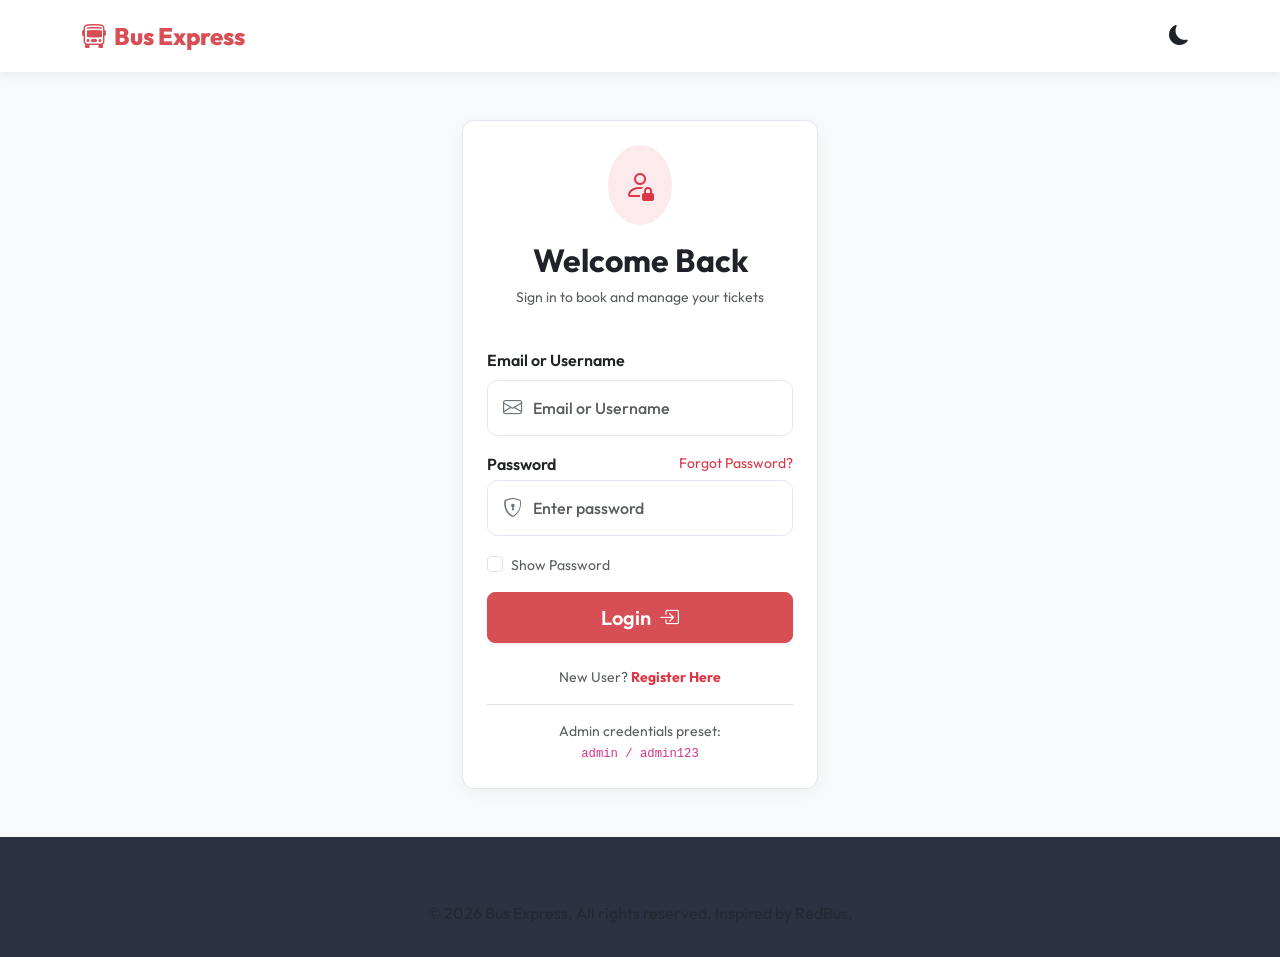
<file: payment.html>
<!DOCTYPE html>
<html lang="en">

<head>
    <meta charset="UTF-8">
    <meta name="viewport" content="width=device-width, initial-scale=1.0">
    <title>Secure Payment - Bus Express</title>
    <!-- Bootstrap 5 CSS -->
    <link href="https://cdn.jsdelivr.net/npm/bootstrap@5.3.0/dist/css/bootstrap.min.css" rel="stylesheet">
    <!-- Bootstrap Icons -->
    <link href="https://cdn.jsdelivr.net/npm/bootstrap-icons@1.10.5/font/bootstrap-icons.css" rel="stylesheet">
    <!-- Google Fonts Outfit -->
    <link href="https://fonts.googleapis.com/css2?family=Outfit:wght@300;400;500;600;700;800&display=swap"
        rel="stylesheet">
    <!-- Custom Styles -->
    <link rel="stylesheet" href="css/style.css">
</head>

<body class="d-flex flex-column min-vh-100">

    <!-- Header / Navbar -->
    <nav class="navbar navbar-expand-lg custom-navbar sticky-top">
        <div class="container">
            <a class="navbar-brand" href="home.html">
                <i class="bi bi-bus-front"></i> Bus Express
            </a>
            <button class="navbar-toggler" type="button" data-bs-toggle="collapse" data-bs-target="#navbarContent"
                aria-controls="navbarContent" aria-expanded="false" aria-label="Toggle navigation">
                <span class="navbar-toggler-icon"></span>
            </button>

            <div class="collapse navbar-collapse" id="navbarContent">
                <ul class="navbar-nav ms-auto align-items-lg-center">
                    <li class="nav-item">
                        <a class="nav-link" href="home.html"><i class="bi bi-house-door me-1"></i>Home</a>
                    </li>
                    <li class="nav-item">
                        <a class="nav-link" href="mybookings.html"><i class="bi bi-ticket-perforated me-1"></i>My
                            Bookings</a>
                    </li>
                    <li class="nav-item">
                        <a class="nav-link" href="profile.html"><i class="bi bi-person-circle me-1"></i>Profile</a>
                    </li>
                    <li class="nav-item" id="admin-nav-item" style="display: none;">
                        <a class="nav-link text-danger" href="admin.html"><i class="bi bi-speedometer2 me-1"></i>Admin
                            Dashboard</a>
                    </li>
                    <li class="nav-item ms-lg-2">
                        <button class="btn btn-outline-danger btn-sm" onclick="logoutUser()">Logout <i
                                class="bi bi-box-arrow-right"></i></button>
                    </li>
                    <li class="nav-item ms-lg-3">
                        <button class="theme-toggle-btn" id="theme-toggle" onclick="toggleTheme()"
                            aria-label="Toggle Theme">
                            <i class="bi bi-moon-fill"></i>
                        </button>
                    </li>
                </ul>
            </div>
        </div>
    </nav>

    <!-- Payment main body -->
    <main class="container my-4">
        <div class="row g-4">
            <!-- Checkout Options -->
            <div class="col-lg-8">
                <div class="card card-custom p-4 shadow-sm border-0 mb-4">
                    <h4 class="fw-bold mb-4"><i class="bi bi-credit-card-2-front text-danger me-1"></i> Choose Payment
                        Method</h4>

                    <div class="row g-4">
                        <!-- Payment Methods Sidebar selectors -->
                        <div class="col-md-4">
                            <div class="list-group list-group-flush border rounded" id="paymentTabs" role="tablist">
                                <a class="list-group-item list-group-item-action active py-3 fw-bold" id="upi-tab"
                                    data-bs-toggle="list" href="#upi-panel" role="tab"><i
                                        class="bi bi-qr-code text-danger me-2"></i>UPI Apps</a>
                                <a class="list-group-item list-group-item-action py-3 fw-bold" id="card-tab"
                                    data-bs-toggle="list" href="#card-panel" role="tab"><i
                                        class="bi bi-credit-card text-danger me-2"></i>Cards (Credit/Debit)</a>
                                <a class="list-group-item list-group-item-action py-3 fw-bold" id="net-tab"
                                    data-bs-toggle="list" href="#net-panel" role="tab"><i
                                        class="bi bi-bank text-danger me-2"></i>Net Banking</a>
                            </div>
                        </div>

                        <!-- TAB contents -->
                        <div class="col-md-8">
                            <div class="tab-content" id="paymentTabContent">

                                <!-- UPI Panel -->
                                <div class="tab-pane fade show active" id="upi-panel" role="tabpanel"
                                    aria-labelledby="upi-tab">
                                    <h6 class="fw-bold mb-3">UPI Payment Simulation</h6>
                                    <p class="text-muted small">Scan the QR code or enter your UPI ID (VPA) to process
                                        booking reservation.</p>

                                    <div class="text-center mb-3">
                                        <div class="qr-code-placeholder d-flex align-items-center justify-content-center border rounded mx-auto mb-2"
                                            style="width: 140px; height: 140px; background-color: #f8f9fa;">
                                            <!-- Simulated QR code icon -->
                                            <i class="bi bi-qr-code-scan text-dark" style="font-size: 5rem;"></i>
                                        </div>
                                        <span class="badge bg-light text-secondary border">Scan QR with GPay, PhonePe or
                                            Paytm</span>
                                    </div>

                                    <div class="input-group mb-2">
                                        <span class="input-group-text mt-0 bg-light"><i
                                                class="bi bi-at text-muted"></i></span>
                                        <input type="text" class="form-control" id="upiId"
                                            placeholder="e.g. mobile@ybl">
                                    </div>
                                    <small class="text-muted">Simulate success instantly by filling anything or leaving
                                        blank.</small>
                                </div>

                                <!-- Cards Panel -->
                                <div class="tab-pane fade" id="card-panel" role="tabpanel" aria-labelledby="card-tab">
                                    <h6 class="fw-bold mb-3">Credit or Debit Card</h6>
                                    <form id="cardForm" novalidate onsubmit="event.preventDefault()">
                                        <div class="mb-3">
                                            <label class="form-label small fw-semibold">Cardholder Name</label>
                                            <input type="text" class="form-control form-control-custom" id="cardName"
                                                placeholder="e.g. John Doe">
                                        </div>
                                        <div class="mb-3">
                                            <label class="form-label small fw-semibold">Card Number</label>
                                            <div class="input-group">
                                                <span class="input-group-text mt-0 bg-light"><i
                                                        class="bi bi-credit-card-2-back"></i></span>
                                                <input type="text" class="form-control" id="cardNumber"
                                                    placeholder="16-digit card number" maxlength="19"
                                                    oninput="formatCardInput(this)">
                                            </div>
                                        </div>
                                        <div class="row">
                                            <div class="col-md-6 mb-3">
                                                <label class="form-label small fw-semibold">Expiry Date</label>
                                                <input type="text" class="form-control form-control-custom"
                                                    id="cardExpiry" placeholder="MM/YY" maxlength="5"
                                                    oninput="formatExpiryInput(this)">
                                            </div>
                                            <div class="col-md-6 mb-3">
                                                <label class="form-label small fw-semibold">CVV</label>
                                                <input type="password" class="form-control form-control-custom"
                                                    id="cardCvv" placeholder="3-digit CVV" maxlength="3">
                                            </div>
                                        </div>
                                    </form>
                                </div>

                                <!-- Net Banking Panel -->
                                <div class="tab-pane fade" id="net-panel" role="tabpanel" aria-labelledby="net-tab">
                                    <h6 class="fw-bold mb-3">Popular Banks</h6>
                                    <p class="text-muted small">Select your Net Banking portal to initiate simulated
                                        payment login.</p>

                                    <div class="row g-2 mb-3">
                                        <div class="col-6">
                                            <button
                                                class="btn btn-outline-danger w-100 text-start py-2 px-3 small border"
                                                onclick="selectBank('SBI')">
                                                <i class="bi bi-bank me-2 text-danger"></i> SBI Bank
                                            </button>
                                        </div>
                                        <div class="col-6">
                                            <button
                                                class="btn btn-outline-danger w-100 text-start py-2 px-3 small border"
                                                onclick="selectBank('HDFC')">
                                                <i class="bi bi-bank me-2 text-primary"></i> HDFC Bank
                                            </button>
                                        </div>
                                        <div class="col-6">
                                            <button
                                                class="btn btn-outline-danger w-100 text-start py-2 px-3 small border"
                                                onclick="selectBank('ICICI')">
                                                <i class="bi bi-bank me-2 text-warning"></i> ICICI Bank
                                            </button>
                                        </div>
                                        <div class="col-6">
                                            <button
                                                class="btn btn-outline-danger w-100 text-start py-2 px-3 small border"
                                                onclick="selectBank('Axis')">
                                                <i class="bi bi-bank me-2 text-success"></i> Axis Bank
                                            </button>
                                        </div>
                                    </div>
                                    <input type="hidden" id="selectedBankVal">
                                    <div id="bankSelectedAlert" class="alert alert-danger py-2 small"
                                        style="display:none;"></div>
                                </div>

                            </div>
                        </div>
                    </div>
                </div>
            </div>

            <!-- Amount details summary sidebar -->
            <aside class="col-lg-4">
                <div class="card card-custom p-4 shadow-sm border-0 sticky-lg-top" style="top: 85px;">
                    <h4 class="fw-bold border-bottom pb-3 mb-3">Fare Checkout</h4>

                    <div class="mb-3">
                        <span class="text-muted small fw-bold text-uppercase d-block">Seats Reserved</span>
                        <span class="fw-bold text-danger fs-5" id="paySeats">None</span>
                    </div>

                    <div class="mb-4 border-top pt-3">
                        <div class="d-flex justify-content-between align-items-center mb-2">
                            <span class="text-muted">Total Amount Info</span>
                            <span class="fw-bold fs-4 text-danger" id="payAmountVal">₹0</span>
                        </div>
                        <div class="text-muted small"><i class="bi bi-check-circle-fill text-success me-1"></i> SMS &
                            Email confirmations via SNS triggers active.</div>
                    </div>

                    <button class="btn btn-primary btn-lg w-100 shadow-sm py-3" onclick="simulatePaymentProcess()">
                        Pay Now <i class="bi bi-wallet2 ms-1"></i>
                    </button>

                    <a href="javascript:history.back()" class="btn btn-light w-100 btn-sm mt-3 border"><i
                            class="bi bi-chevron-left"></i> Back to Passenger Forms</a>
                </div>
            </aside>
        </div>
    </main>

    <!-- Sticky Footer -->
    <footer class="custom-footer mt-auto">
        <div class="container text-center">
            <p class="mb-0 text-muted">&copy; 2026 Bus Express Booking System. All rights reserved.</p>
        </div>
    </footer>

    <!-- Poppers, APIs and logics -->
    <script src="https://cdn.jsdelivr.net/npm/bootstrap@5.3.0/dist/js/bootstrap.bundle.min.js"></script>
    <script src="js/api.js"></script>
    <script src="js/payment.js"></script>
</body>

</html>
</file>
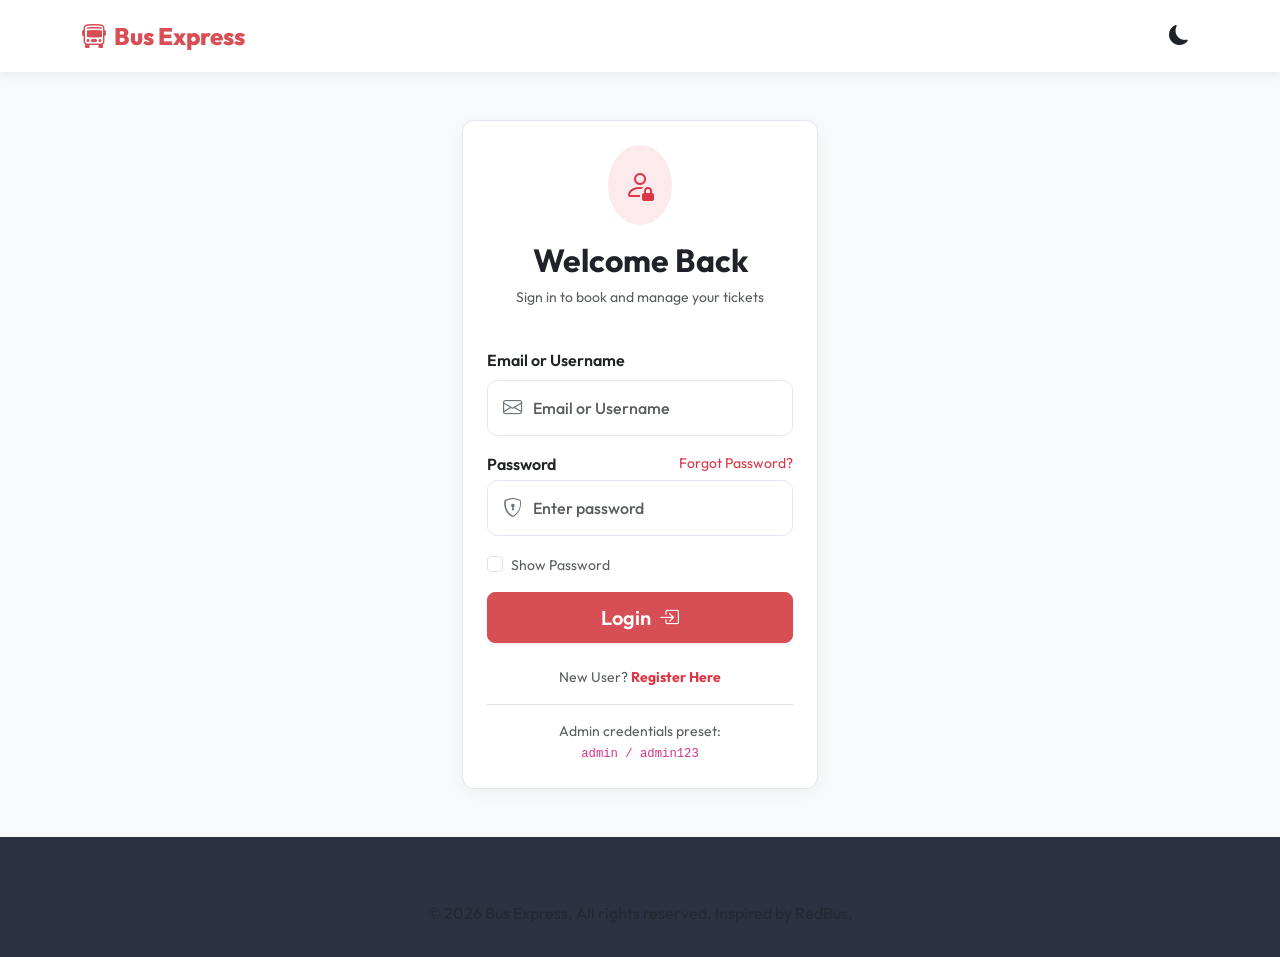
<file: profile.html>
<!DOCTYPE html>
<html lang="en">

<head>
    <meta charset="UTF-8">
    <meta name="viewport" content="width=device-width, initial-scale=1.0">
    <title>My Profile - Bus Express</title>
    <!-- Bootstrap 5 CSS -->
    <link href="https://cdn.jsdelivr.net/npm/bootstrap@5.3.0/dist/css/bootstrap.min.css" rel="stylesheet">
    <!-- Bootstrap Icons -->
    <link href="https://cdn.jsdelivr.net/npm/bootstrap-icons@1.10.5/font/bootstrap-icons.css" rel="stylesheet">
    <!-- Google Fonts Outfit -->
    <link href="https://fonts.googleapis.com/css2?family=Outfit:wght@300;400;500;600;700;800&display=swap"
        rel="stylesheet">
    <!-- Custom Styles -->
    <link rel="stylesheet" href="css/style.css">
</head>

<body class="d-flex flex-column min-vh-100">

    <!-- Header / Navbar -->
    <nav class="navbar navbar-expand-lg custom-navbar sticky-top">
        <div class="container">
            <a class="navbar-brand" href="home.html">
                <i class="bi bi-bus-front"></i> Bus Express
            </a>
            <button class="navbar-toggler" type="button" data-bs-toggle="collapse" data-bs-target="#navbarContent"
                aria-controls="navbarContent" aria-expanded="false" aria-label="Toggle navigation">
                <span class="navbar-toggler-icon"></span>
            </button>

            <div class="collapse navbar-collapse" id="navbarContent">
                <ul class="navbar-nav ms-auto align-items-lg-center">
                    <li class="nav-item">
                        <a class="nav-link" href="home.html"><i class="bi bi-house-door me-1"></i>Home</a>
                    </li>
                    <li class="nav-item">
                        <a class="nav-link" href="mybookings.html"><i class="bi bi-ticket-perforated me-1"></i>My
                            Bookings</a>
                    </li>
                    <li class="nav-item">
                        <a class="nav-link active" href="profile.html"><i
                                class="bi bi-person-circle me-1"></i>Profile</a>
                    </li>
                    <li class="nav-item" id="admin-nav-item" style="display: none;">
                        <a class="nav-link text-danger" href="admin.html"><i class="bi bi-speedometer2 me-1"></i>Admin
                            Dashboard</a>
                    </li>
                    <li class="nav-item ms-lg-2">
                        <button class="btn btn-outline-danger btn-sm" onclick="logoutUser()">Logout <i
                                class="bi bi-box-arrow-right"></i></button>
                    </li>
                    <li class="nav-item ms-lg-3">
                        <button class="theme-toggle-btn" id="theme-toggle" onclick="toggleTheme()"
                            aria-label="Toggle Theme">
                            <i class="bi bi-moon-fill"></i>
                        </button>
                    </li>
                </ul>
            </div>
        </div>
    </nav>

    <!-- Profile sheet grid -->
    <main class="container my-5 py-3 flex-grow-1">
        <div class="row justify-content-center">
            <div class="col-md-8 col-lg-6">
                <div class="card card-custom p-4 shadow-sm border-0">
                    <div class="text-center pb-3 border-bottom mb-4">
                        <!-- Profile avatar photo placeholder initials -->
                        <div class="avatar-placeholder" id="userInitials">PE</div>
                        <h3 class="fw-bold mb-1" id="profileName">Passenger Name</h3>
                        <p class="text-muted small" id="profileEmail">passenger@gmail.com</p>
                    </div>

                    <!-- Fields -->
                    <form id="profileForm" novalidate onsubmit="event.preventDefault()">
                        <div class="mb-3">
                            <label for="profName" class="form-label fw-semibold">Full Name</label>
                            <div class="search-input-group">
                                <i class="bi bi-person text-danger"></i>
                                <input type="text" class="form-control form-control-custom" id="profName" required
                                    disabled>
                            </div>
                            <div class="invalid-feedback">Name cannot be empty.</div>
                        </div>

                        <div class="mb-3">
                            <label for="profEmail" class="form-label fw-semibold">Email address</label>
                            <div class="search-input-group">
                                <i class="bi bi-envelope text-danger"></i>
                                <input type="email" class="form-control form-control-custom" id="profEmail" required
                                    disabled>
                            </div>
                            <div class="invalid-feedback">Please enter a valid email.</div>
                        </div>

                        <div class="mb-4">
                            <label for="profPhone" class="form-label fw-semibold">Mobile Number</label>
                            <div class="search-input-group">
                                <i class="bi bi-telephone text-danger"></i>
                                <input type="tel" class="form-control form-control-custom" id="profPhone"
                                    pattern="[6-9][0-9]{9}" required disabled>
                            </div>
                            <div class="invalid-feedback">Enter a valid 10-digit number.</div>
                        </div>

                        <div class="d-flex gap-2">
                            <button type="button" class="btn btn-outline-danger flex-grow-1" id="btnEditProfile"
                                onclick="toggleEditMode()">
                                <i class="bi bi-pencil-square me-1"></i> Edit Profile
                            </button>
                            <button type="button" class="btn btn-success flex-grow-1" id="btnSaveProfile"
                                onclick="saveProfileChanges()" style="display: none;">
                                <i class="bi bi-check-circle me-1"></i> Save Changes
                            </button>
                            <button type="button" class="btn btn-secondary" id="btnCancelEdit"
                                onclick="cancelEditMode()" style="display: none;">
                                Cancel
                            </button>
                        </div>
                    </form>

                    <hr class="my-4">

                    <div class="d-grid gap-2">
                        <button class="btn btn-light border py-2 text-danger fw-bold" onclick="logoutUser()">
                            <i class="bi bi-box-arrow-left me-2"></i> Log Out of Session
                        </button>
                    </div>

                </div>
            </div>
        </div>
    </main>

    <!-- Sticky Footer -->
    <footer class="custom-footer mt-auto">
        <div class="container text-center">
            <p class="mb-0 text-muted">&copy; 2026 Bus Express Booking System. All rights reserved.</p>
        </div>
    </footer>

    <!-- Poppers and API modules -->
    <script src="https://cdn.jsdelivr.net/npm/bootstrap@5.3.0/dist/js/bootstrap.bundle.min.js"></script>
    <script src="js/api.js"></script>
    <script src="js/profile.js"></script>
</body>

</html>
</file>
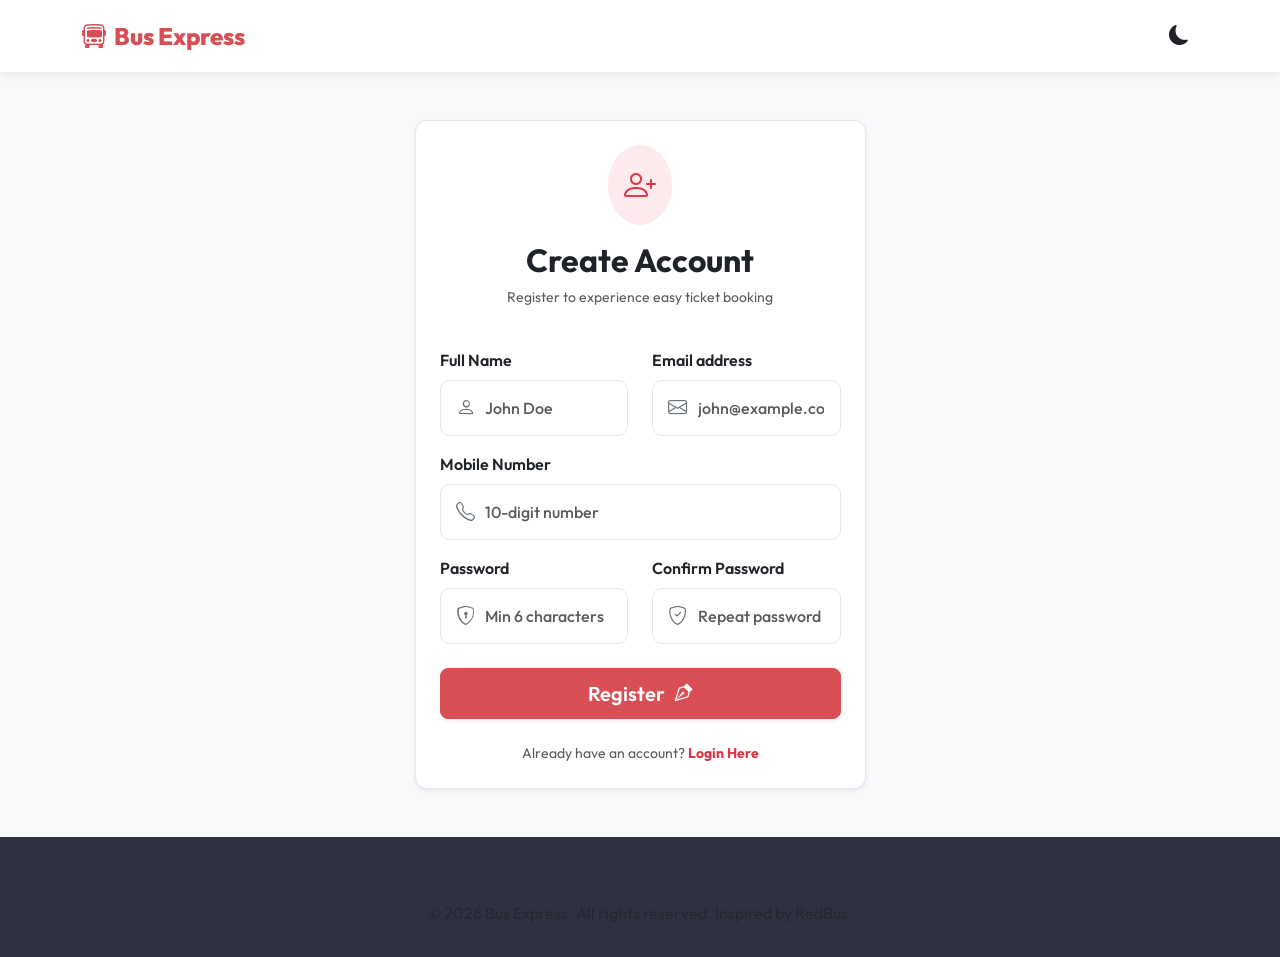
<file: register.html>
<!DOCTYPE html>
<html lang="en">

<head>
    <meta charset="UTF-8">
    <meta name="viewport" content="width=device-width, initial-scale=1.0">
    <title>Register - Bus Express</title>
    <!-- Bootstrap 5 CSS -->
    <link href="https://cdn.jsdelivr.net/npm/bootstrap@5.3.0/dist/css/bootstrap.min.css" rel="stylesheet">
    <!-- Bootstrap Icons -->
    <link href="https://cdn.jsdelivr.net/npm/bootstrap-icons@1.10.5/font/bootstrap-icons.css" rel="stylesheet">
    <!-- Google Fonts Outfit -->
    <link href="https://fonts.googleapis.com/css2?family=Outfit:wght@300;400;500;600;700;800&display=swap"
        rel="stylesheet">
    <!-- Custom Styles -->
    <link rel="stylesheet" href="css/style.css">
</head>

<body class="d-flex flex-column min-vh-100">

    <!-- Header / Navbar
       Allows navigation back to index.html -->
    <nav class="navbar navbar-expand-lg custom-navbar">
        <div class="container">
            <a class="navbar-brand" href="index.html">
                <i class="bi bi-bus-front"></i> Bus Express
            </a>
            <button class="theme-toggle-btn ms-auto" id="theme-toggle" onclick="toggleTheme()"
                aria-label="Toggle Theme">
                <i class="bi bi-moon-fill"></i>
            </button>
        </div>
    </nav>

    <!-- Register Card Form -->
    <main class="flex-grow-1 d-flex align-items-center py-5">
        <div class="container">
            <div class="row justify-content-center">
                <div class="col-md-8 col-lg-5">
                    <div class="card card-custom p-4 shadow-sm">
                        <div class="text-center mb-4">
                            <div
                                class="d-inline-flex align-items-center justify-content-center bg-danger bg-opacity-10 text-danger rounded-circle p-3 mb-3">
                                <i class="bi bi-person-plus fs-2"></i>
                            </div>
                            <h2 class="fw-bold">Create Account</h2>
                            <p class="text-muted small">Register to experience easy ticket booking</p>
                        </div>

                        <!-- Form -->
                        <form id="registerForm" onsubmit="handleRegisterSubmit(event)" novalidate>
                            <div class="row">
                                <div class="col-md-6 mb-3">
                                    <label for="fullName" class="form-label fw-semibold">Full Name</label>
                                    <div class="search-input-group">
                                        <i class="bi bi-person"></i>
                                        <input type="text" class="form-control form-control-custom" id="fullName"
                                            placeholder="John Doe" required>
                                    </div>
                                    <div class="invalid-feedback">Full name is required.</div>
                                </div>

                                <div class="col-md-6 mb-3">
                                    <label for="email" class="form-label fw-semibold">Email address</label>
                                    <div class="search-input-group">
                                        <i class="bi bi-envelope"></i>
                                        <input type="email" class="form-control form-control-custom" id="email"
                                            placeholder="john@example.com" required>
                                    </div>
                                    <div class="invalid-feedback">Valid email is required.</div>
                                </div>
                            </div>

                            <div class="mb-3">
                                <label for="mobile" class="form-label fw-semibold">Mobile Number</label>
                                <div class="search-input-group">
                                    <i class="bi bi-telephone"></i>
                                    <input type="tel" class="form-control form-control-custom" id="mobile"
                                        placeholder="10-digit number" pattern="[6-9][0-9]{9}" required>
                                </div>
                                <div class="invalid-feedback">Please enter a valid 10-digit mobile number.</div>
                            </div>

                            <div class="row">
                                <div class="col-md-6 mb-3">
                                    <label for="password" class="form-label fw-semibold">Password</label>
                                    <div class="search-input-group">
                                        <i class="bi bi-shield-lock"></i>
                                        <input type="password" class="form-control form-control-custom" id="password"
                                            placeholder="Min 6 characters" minlength="6" required>
                                    </div>
                                    <div class="invalid-feedback">Password must be at least 6 characters.</div>
                                </div>

                                <div class="col-md-6 mb-3">
                                    <label for="confirmPassword" class="form-label fw-semibold">Confirm Password</label>
                                    <div class="search-input-group">
                                        <i class="bi bi-shield-check"></i>
                                        <input type="password" class="form-control form-control-custom"
                                            id="confirmPassword" placeholder="Repeat password" required>
                                    </div>
                                    <div class="invalid-feedback">Passwords do not match.</div>
                                </div>
                            </div>

                            <button type="submit" class="btn btn-primary w-100 btn-lg mt-2 shadow-sm">
                                Register <i class="bi bi-vector-pen ms-1"></i>
                            </button>
                        </form>

                        <div class="text-center mt-4">
                            <p class="text-muted small mb-0">Already have an account? <a href="login.html"
                                    class="text-danger fw-bold text-decoration-none">Login Here</a></p>
                        </div>
                    </div>
                </div>
            </div>
        </div>
    </main>

    <!-- Footer -->
    <footer class="custom-footer mt-auto">
        <div class="container text-center">
            <p class="mb-0 text-muted">&copy; 2026 Bus Express. All rights reserved. Inspired by RedBus.</p>
        </div>
    </footer>

    <!-- API and Business Logic JS -->
    <script src="js/api.js"></script>
    <script src="js/register.js"></script>
</body>

</html>
</file>
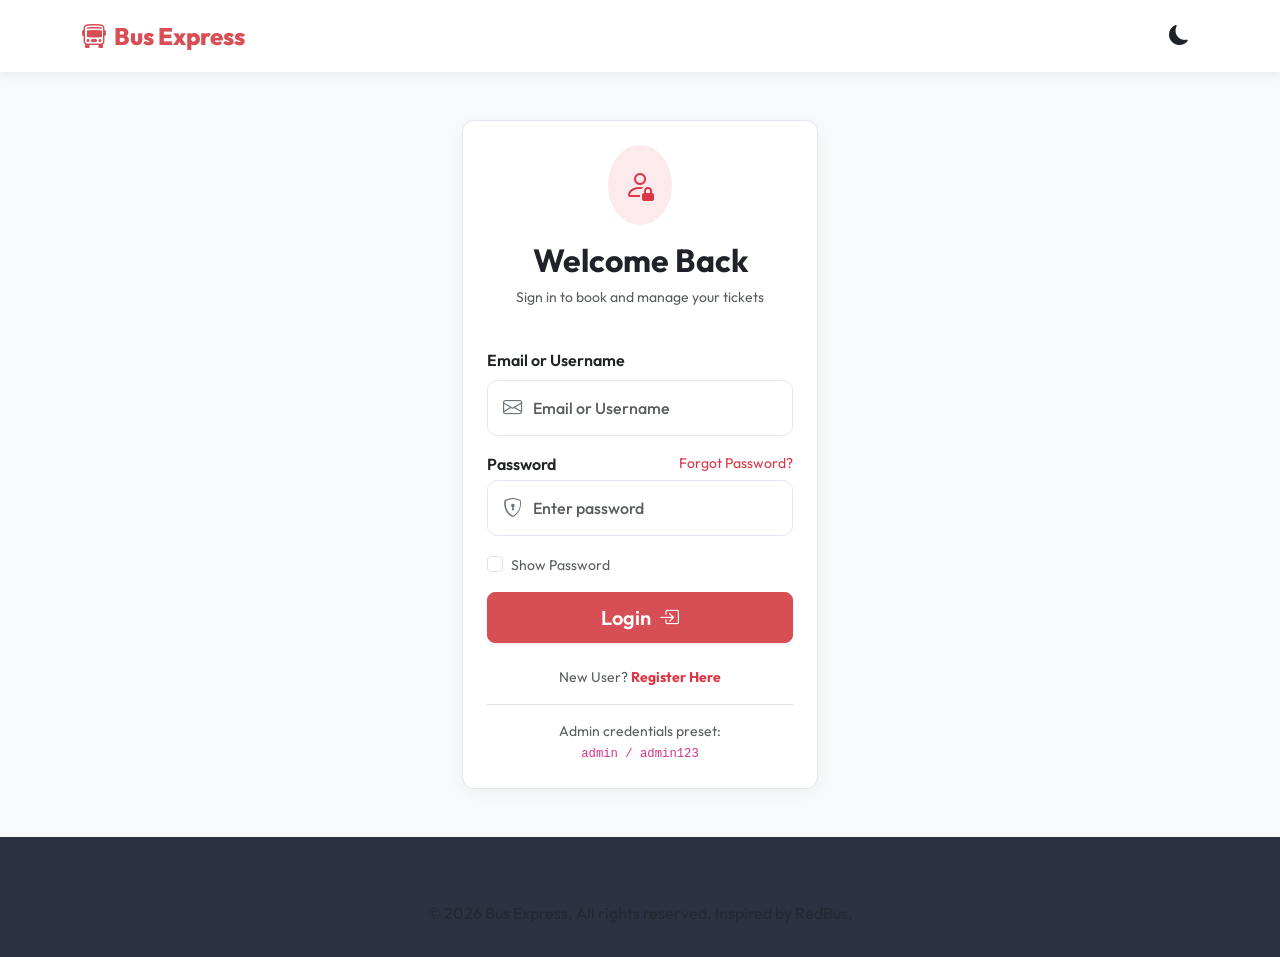
<file: search.html>
<!DOCTYPE html>
<html lang="en">

<head>
    <meta charset="UTF-8">
    <meta name="viewport" content="width=device-width, initial-scale=1.0">
    <title>Search Buses - Bus Express</title>
    <!-- Bootstrap 5 CSS -->
    <link href="https://cdn.jsdelivr.net/npm/bootstrap@5.3.0/dist/css/bootstrap.min.css" rel="stylesheet">
    <!-- Bootstrap Icons -->
    <link href="https://cdn.jsdelivr.net/npm/bootstrap-icons@1.10.5/font/bootstrap-icons.css" rel="stylesheet">
    <!-- Google Fonts Outfit -->
    <link href="https://fonts.googleapis.com/css2?family=Outfit:wght@300;400;500;600;700;800&display=swap"
        rel="stylesheet">
    <!-- Custom Styles -->
    <link rel="stylesheet" href="css/style.css">
</head>

<body class="d-flex flex-column min-vh-100">

    <!-- Header / Navbar -->
    <nav class="navbar navbar-expand-lg custom-navbar sticky-top">
        <div class="container">
            <a class="navbar-brand" href="home.html">
                <i class="bi bi-bus-front"></i> Bus Express
            </a>
            <button class="navbar-toggler" type="button" data-bs-toggle="collapse" data-bs-target="#navbarContent"
                aria-controls="navbarContent" aria-expanded="false" aria-label="Toggle navigation">
                <span class="navbar-toggler-icon"></span>
            </button>

            <div class="collapse navbar-collapse" id="navbarContent">
                <ul class="navbar-nav ms-auto align-items-lg-center">
                    <li class="nav-item">
                        <a class="nav-link" href="home.html"><i class="bi bi-house-door me-1"></i>Home</a>
                    </li>
                    <li class="nav-item">
                        <a class="nav-link" href="mybookings.html"><i class="bi bi-ticket-perforated me-1"></i>My
                            Bookings</a>
                    </li>
                    <li class="nav-item">
                        <a class="nav-link" href="profile.html"><i class="bi bi-person-circle me-1"></i>Profile</a>
                    </li>
                    <li class="nav-item flex-md-column" id="admin-nav-item" style="display: none;">
                        <a class="nav-link text-danger" href="admin.html"><i class="bi bi-speedometer2 me-1"></i>Admin
                            Dashboard</a>
                    </li>
                    <li class="nav-item ms-lg-2">
                        <button class="btn btn-outline-danger btn-sm" onclick="logoutUser()">Logout <i
                                class="bi bi-box-arrow-right"></i></button>
                    </li>
                    <li class="nav-item ms-lg-3">
                        <button class="theme-toggle-btn" id="theme-toggle" onclick="toggleTheme()"
                            aria-label="Toggle Theme">
                            <i class="bi bi-moon-fill"></i>
                        </button>
                    </li>
                </ul>
            </div>
        </div>
    </nav>

    <!-- Query Ribbon Banner -->
    <section class="bg-danger text-white py-3 shadow-sm">
        <div class="container">
            <div class="row align-items-center justify-content-between text-center text-md-start">
                <div class="col-md-8">
                    <div class="d-flex flex-wrap justify-content-center justify-content-md-start gap-2 fs-5 fw-bold">
                        <span id="labelFrom">Source</span>
                        <span>&rarr;</span>
                        <span id="labelTo">Destination</span>
                        <span class="ms-md-3 badge bg-white text-danger fw-semibold fs-6" id="labelDate">Date</span>
                    </div>
                </div>
                <div class="col-md-4 text-center text-md-end mt-2 mt-md-0">
                    <a href="home.html" class="btn btn-outline-light btn-sm fw-semibold"><i
                            class="bi bi-pencil-square me-1"></i> Change Search</a>
                </div>
            </div>
        </div>
    </section>

    <!-- Content Section -->
    <main class="container my-4">
        <div class="row g-4Fixed">
            <!-- Filter Sidebar Column (Desktop sticky layout) -->
            <aside class="col-lg-3">
                <div class="card card-custom p-4 shadow-sm border-0 sticky-lg-top" style="top: 85px; z-index: 10;">
                    <div class="d-flex justify-content-between align-items-center mb-3 pb-2 border-bottom">
                        <h5 class="fw-bold mb-0"><i class="bi bi-funnel-fill text-danger me-1"></i> Filters</h5>
                        <button class="btn btn-link text-muted text-decoration-none p-0 small"
                            onclick="clearAllFilters()">Clear All</button>
                    </div>

                    <!-- Bus Type Filter -->
                    <div class="mb-4">
                        <h6 class="fw-bold small text-uppercase text-muted mb-2">Bus Type</h6>
                        <div class="form-check mb-1">
                            <input class="form-check-input filter-checkbox" type="checkbox" value="AC Sleeper"
                                id="typeAcSleeper">
                            <label class="form-check-label small" for="typeAcSleeper">AC Sleeper</label>
                        </div>
                        <div class="form-check mb-1">
                            <input class="form-check-input filter-checkbox" type="checkbox" value="AC Seater"
                                id="typeAcSeater">
                            <label class="form-check-label small" for="typeAcSeater">AC Seater</label>
                        </div>
                        <div class="form-check mb-1">
                            <input class="form-check-input filter-checkbox" type="checkbox" value="Non-AC Sleeper"
                                id="typeNonAcSleeper">
                            <label class="form-check-label small" for="typeNonAcSleeper">Non-AC Sleeper</label>
                        </div>
                    </div>

                    <!-- Price Range Dynamic Filter -->
                    <div class="mb-4">
                        <div class="d-flex justify-content-between align-items-center mb-2">
                            <h6 class="fw-bold small text-uppercase text-muted mb-0">Max Price</h6>
                            <span id="priceVal" class="text-danger fw-bold small">₹2500</span>
                        </div>
                        <input type="range" class="form-range" id="priceRange" min="300" max="2500" step="50"
                            value="2500" oninput="updatePriceLabel(this.value)">
                        <div class="d-flex justify-content-between small text-muted">
                            <span>₹300</span>
                            <span>₹2500</span>
                        </div>
                    </div>

                    <!-- Departure Time Filter -->
                    <div class="mb-4">
                        <h6 class="fw-bold small text-uppercase text-muted mb-2">Departure Time</h6>
                        <div class="form-check mb-1">
                            <input class="form-check-input filter-checkbox-time" type="checkbox" value="morning"
                                id="timeMorning">
                            <label class="form-check-label small" for="timeMorning">Morning (5AM - 12PM)</label>
                        </div>
                        <div class="form-check mb-1">
                            <input class="form-check-input filter-checkbox-time" type="checkbox" value="afternoon"
                                id="timeAfternoon">
                            <label class="form-check-label small" for="timeAfternoon">Afternoon (12PM - 6PM)</label>
                        </div>
                        <div class="form-check mb-1">
                            <input class="form-check-input filter-checkbox-time" type="checkbox" value="evening"
                                id="timeEvening">
                            <label class="form-check-label small" for="timeEvening">Evening (6PM - 5AM)</label>
                        </div>
                    </div>

                    <!-- Rating Filter -->
                    <div class="mb-2">
                        <h6 class="fw-bold small text-uppercase text-muted mb-2">Minimum Rating</h6>
                        <div class="d-flex gap-1" id="starRatingFilter">
                            <button class="btn btn-outline-secondary btn-sm flex-grow-1 star-filter-btn"
                                onclick="setRatingFilter(4)" id="starBtn4">4★ +</button>
                            <button class="btn btn-outline-secondary btn-sm flex-grow-1 star-filter-btn"
                                onclick="setRatingFilter(3)" id="starBtn3">3★ +</button>
                            <button class="btn btn-outline-secondary btn-sm flex-grow-1 star-filter-btn"
                                onclick="setRatingFilter(0)" id="starBtn0">All</button>
                        </div>
                    </div>
                </div>
            </aside>

            <!-- Main Results Column -->
            <section class="col-lg-9">
                <!-- Sorting Ribbon -->
                <div class="card card-custom p-3 shadow-sm border-0 mb-4">
                    <div class="row align-items-center justify-content-between">
                        <div class="col-md-5">
                            <span class="text-muted fw-bold small" id="resultsCount">0 Buses found</span>
                        </div>
                        <div class="col-md-7 mt-2 mt-md-0 d-flex justify-content-md-end align-items-center gap-2">
                            <span class="text-muted small fw-bold">Sort By:</span>
                            <div class="btn-group btn-group-sm" role="group">
                                <button type="button" class="btn btn-outline-danger active sort-btn"
                                    onclick="sortResults('price')" id="sortPrice">Cheapest</button>
                                <button type="button" class="btn btn-outline-danger sort-btn"
                                    onclick="sortResults('duration')" id="sortDuration">Fastest</button>
                                <button type="button" class="btn btn-outline-danger sort-btn"
                                    onclick="sortResults('rating')" id="sortRating">Top Rated</button>
                            </div>
                        </div>
                    </div>
                </div>

                <!-- Dynamic Results List -->
                <div id="busResultsContainer">
                    <!-- Skeletons while fetching -->
                    <div class="bus-card-expanded skeleton-card">
                        <div class="row align-items-center">
                            <div class="col-md-4">
                                <div class="skeleton mb-2" style="height: 25px; width: 60%;"></div>
                                <div class="skeleton" style="height: 15px; width: 40%;"></div>
                            </div>
                            <div class="col-md-4">
                                <div class="skeleton mb-2" style="height: 20px; width: 80%;"></div>
                                <div class="skeleton" style="height: 12px; width: 30%;"></div>
                            </div>
                            <div class="col-md-4 text-md-end mt-3 mt-md-0">
                                <div class="skeleton ms-md-auto mb-2" style="height: 25px; width: 40%;"></div>
                                <div class="skeleton ms-md-auto" style="height: 38px; width: 60%;"></div>
                            </div>
                        </div>
                    </div>
                    <div class="bus-card-expanded skeleton-card">
                        <div class="row align-items-center">
                            <div class="col-md-4">
                                <div class="skeleton mb-2" style="height: 25px; width: 50%;"></div>
                                <div class="skeleton" style="height: 15px; width: 40%;"></div>
                            </div>
                            <div class="col-md-4">
                                <div class="skeleton mb-2" style="height: 20px; width: 90%;"></div>
                                <div class="skeleton" style="height: 12px; width: 30%;"></div>
                            </div>
                            <div class="col-md-4 text-md-end mt-3 mt-md-0">
                                <div class="skeleton ms-md-auto mb-2" style="height: 25px; width: 35%;"></div>
                                <div class="skeleton ms-md-auto" style="height: 38px; width: 60%;"></div>
                            </div>
                        </div>
                    </div>
                </div>
            </section>
        </div>
    </main>

    <!-- Sticky Footer -->
    <footer class="custom-footer mt-auto">
        <div class="container text-center">
            <p class="mb-0 text-muted">&copy; 2026 Bus Express Booking System. All rights reserved.</p>
        </div>
    </footer>

    <!-- Bootstrap Bundle with Popper JS -->
    <script src="https://cdn.jsdelivr.net/npm/bootstrap@5.3.0/dist/js/bootstrap.bundle.min.js"></script>
    <!-- API and Search Page Logic -->
    <script src="js/api.js"></script>
    <script src="js/search.js"></script>
</body>

</html>
</file>
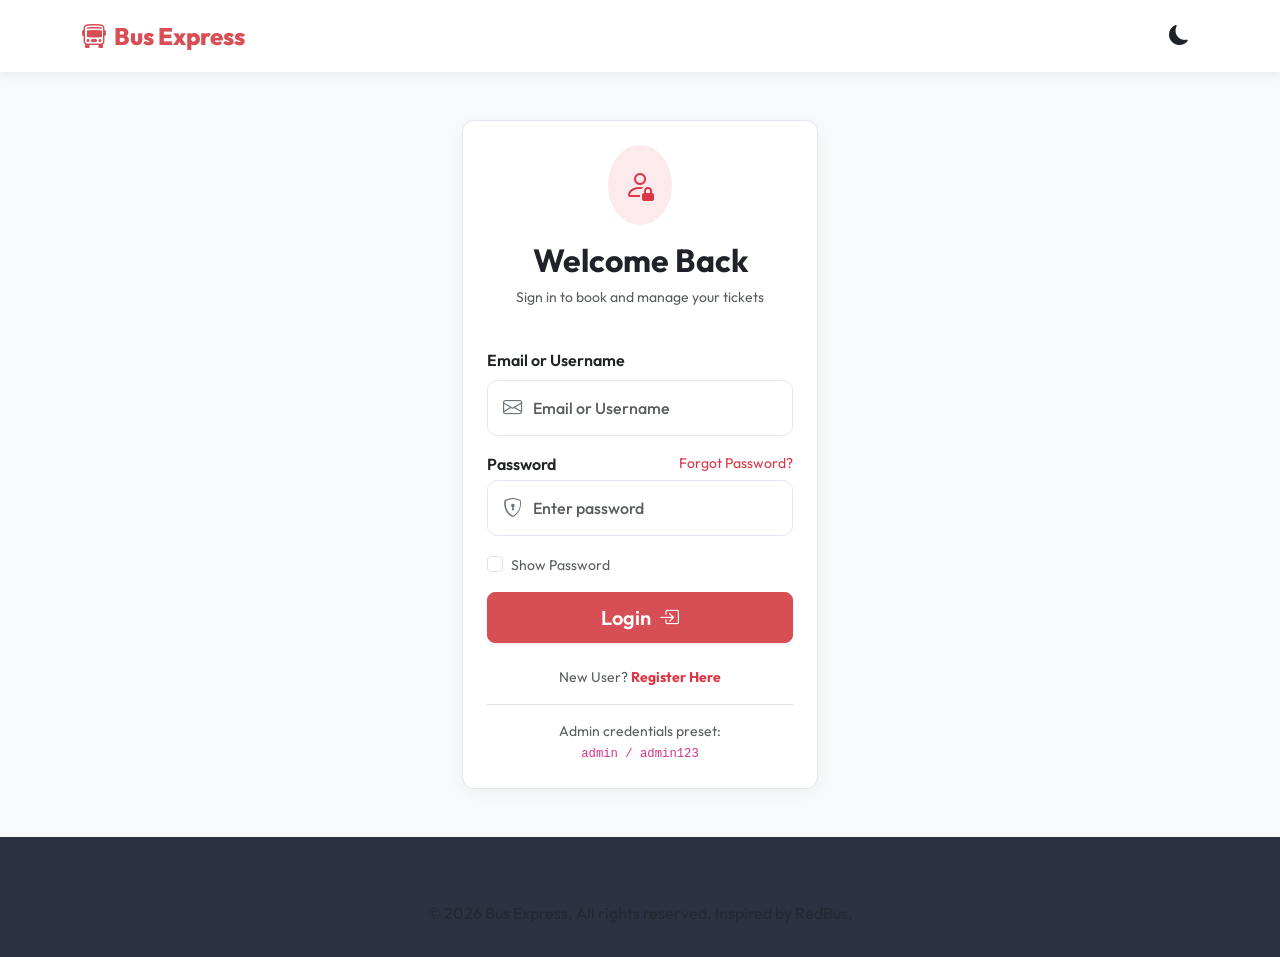
<file: seat.html>
<!DOCTYPE html>
<html lang="en">

<head>
    <meta charset="UTF-8">
    <meta name="viewport" content="width=device-width, initial-scale=1.0">
    <title>Select Seats - Bus Express</title>
    <!-- Bootstrap 5 CSS -->
    <link href="https://cdn.jsdelivr.net/npm/bootstrap@5.3.0/dist/css/bootstrap.min.css" rel="stylesheet">
    <!-- Bootstrap Icons -->
    <link href="https://cdn.jsdelivr.net/npm/bootstrap-icons@1.10.5/font/bootstrap-icons.css" rel="stylesheet">
    <!-- Google Fonts Outfit -->
    <link href="https://fonts.googleapis.com/css2?family=Outfit:wght@300;400;500;600;700;800&display=swap"
        rel="stylesheet">
    <!-- Custom Styles -->
    <link rel="stylesheet" href="css/style.css">
</head>

<body class="d-flex flex-column min-vh-100">

    <!-- Header / Navbar -->
    <nav class="navbar navbar-expand-lg custom-navbar sticky-top">
        <div class="container">
            <a class="navbar-brand" href="home.html">
                <i class="bi bi-bus-front"></i> Bus Express
            </a>
            <button class="navbar-toggler" type="button" data-bs-toggle="collapse" data-bs-target="#navbarContent"
                aria-controls="navbarContent" aria-expanded="false" aria-label="Toggle navigation">
                <span class="navbar-toggler-icon"></span>
            </button>

            <div class="collapse navbar-collapse" id="navbarContent">
                <ul class="navbar-nav ms-auto align-items-lg-center">
                    <li class="nav-item">
                        <a class="nav-link" href="home.html"><i class="bi bi-house-door me-1"></i>Home</a>
                    </li>
                    <li class="nav-item">
                        <a class="nav-link" href="mybookings.html"><i class="bi bi-ticket-perforated me-1"></i>My
                            Bookings</a>
                    </li>
                    <li class="nav-item">
                        <a class="nav-link" href="profile.html"><i class="bi bi-person-circle me-1"></i>Profile</a>
                    </li>
                    <li class="nav-item" id="admin-nav-item" style="display: none;">
                        <a class="nav-link text-danger" href="admin.html"><i class="bi bi-speedometer2 me-1"></i>Admin
                            Dashboard</a>
                    </li>
                    <li class="nav-item ms-lg-2">
                        <button class="btn btn-outline-danger btn-sm" onclick="logoutUser()">Logout <i
                                class="bi bi-box-arrow-right"></i></button>
                    </li>
                    <li class="nav-item ms-lg-3">
                        <button class="theme-toggle-btn" id="theme-toggle" onclick="toggleTheme()"
                            aria-label="Toggle Theme">
                            <i class="bi bi-moon-fill"></i>
                        </button>
                    </li>
                </ul>
            </div>
        </div>
    </nav>

    <!-- Query ribbon banner -->
    <section class="bg-danger text-white py-3 shadow-sm">
        <div class="container">
            <div class="d-flex align-items-center justify-content-between flex-wrap gap-2 text-center text-md-start">
                <div>
                    <span class="fw-bold fs-5" id="bannerBusName">Operator Name</span>
                    <span class="badge bg-white text-danger ms-2" id="bannerBusType">AC Sleeper</span>
                </div>
                <div class="small fw-semibold text-white-50">
                    Route: <span class="text-white" id="bannerRoute">From &rarr; To</span> | Date: <span
                        class="text-white" id="bannerDate">Date</span>
                </div>
            </div>
        </div>
    </section>

    <!-- Main Seat Grid Section -->
    <main class="container my-4">
        <div class="row g-4">
            <!-- Layout charts col -->
            <div class="col-lg-8">
                <div class="card card-custom p-4 shadow-sm border-0 mb-4">
                    <div class="d-flex flex-wrap justify-content-between align-items-center mb-4 border-bottom pb-2">
                        <h4 class="fw-bold mb-0">Select Seats</h4>
                        <!-- Indicators Legend -->
                        <div class="d-flex gap-3 mt-2 mt-md-0 flex-wrap">
                            <div class="seat-legend-item">
                                <div class="seat-legend-color seat-cell available" style="width:1.2rem; height:1.2rem;">
                                </div>
                                <span>Available</span>
                            </div>
                            <div class="seat-legend-item">
                                <div class="seat-legend-color seat-cell booked" style="width:1.2rem; height:1.2rem;">
                                </div>
                                <span>Booked</span>
                            </div>
                            <div class="seat-legend-item">
                                <div class="seat-legend-color seat-cell selected" style="width:1.2rem; height:1.2rem;">
                                </div>
                                <span>Selected</span>
                            </div>
                        </div>
                    </div>

                    <!-- Loader while seat configuration renders -->
                    <div id="seatLayoutLoader" class="text-center py-5">
                        <div class="spinner-border text-danger" role="status"></div>
                        <p class="text-muted mt-2 small">Configuring seat layout...</p>
                    </div>

                    <!-- Dynamic seat board template -->
                    <div id="seatLayoutArea" style="display: none;">
                        <!-- Renders inside standard standard-decks or sleeper double decks -->
                    </div>
                </div>
            </div>

            <!-- Checkout sidebar details -->
            <aside class="col-lg-4">
                <div class="card card-custom p-4 shadow-sm border-0 sticky-lg-top" style="top: 85px;">
                    <h4 class="fw-bold border-bottom pb-3 mb-3">Booking Summary</h4>

                    <div class="mb-3">
                        <label class="text-muted small fw-bold text-uppercase">Journey</label>
                        <div class="fw-bold" id="sideRoute">Source &rarr; Destination</div>
                        <div class="small text-muted" id="sideDate">Travel Date</div>
                    </div>

                    <div class="mb-3">
                        <label class="text-muted small fw-bold text-uppercase font-size-10">Operator & Class</label>
                        <div class="fw-semibold text-dark" id="sideBusInfo">Express operator</div>
                    </div>

                    <div class="mb-3 border-top pt-3">
                        <label class="text-muted small fw-bold text-uppercase">Selected Seats</label>
                        <div id="selectedSeatsLabel" class="fw-bold text-danger fs-5 mt-1">None</div>
                    </div>

                    <div class="mb-4 border-top pt-3">
                        <div class="d-flex justify-content-between align-items-center mb-1">
                            <span class="text-muted">Seat Price</span>
                            <span class="fw-semibold text-dark" id="seatPriceBase">₹0</span>
                        </div>
                        <div class="d-flex justify-content-between align-items-center mb-1">
                            <span class="text-muted">GST / Toll Fees</span>
                            <span class="fw-semibold text-dark" id="seatPriceTaxes">₹0</span>
                        </div>
                        <hr>
                        <div class="d-flex justify-content-between align-items-center">
                            <span class="fw-bold fs-5 text-dark">Total Amount</span>
                            <span class="fw-extrabold fs-4 text-danger fw-bold" id="totalAmount">₹0</span>
                        </div>
                    </div>

                    <button id="btnContinue" class="btn btn-primary w-100 btn-lg shadow-sm"
                        onclick="handleContinueBooking()" disabled>
                        Continue to Details <i class="bi bi-arrow-right ms-1"></i>
                    </button>
                    <div class="text-center mt-2">
                        <span class="text-muted small"><i class="bi bi-shield-lock me-1"></i>Secure checkout</span>
                    </div>
                </div>
            </aside>
        </div>
    </main>

    <!-- Sticky Footer -->
    <footer class="custom-footer mt-auto">
        <div class="container text-center">
            <p class="mb-0 text-muted">&copy; 2026 Bus Express Booking System. All rights reserved.</p>
        </div>
    </footer>

    <!-- Bootstrap Bundle Poppers -->
    <script src="https://cdn.jsdelivr.net/npm/bootstrap@5.3.0/dist/js/bootstrap.bundle.min.js"></script>
    <!-- API and seat logic -->
    <script src="js/api.js"></script>
    <script src="js/seat.js"></script>
</body>

</html>
</file>
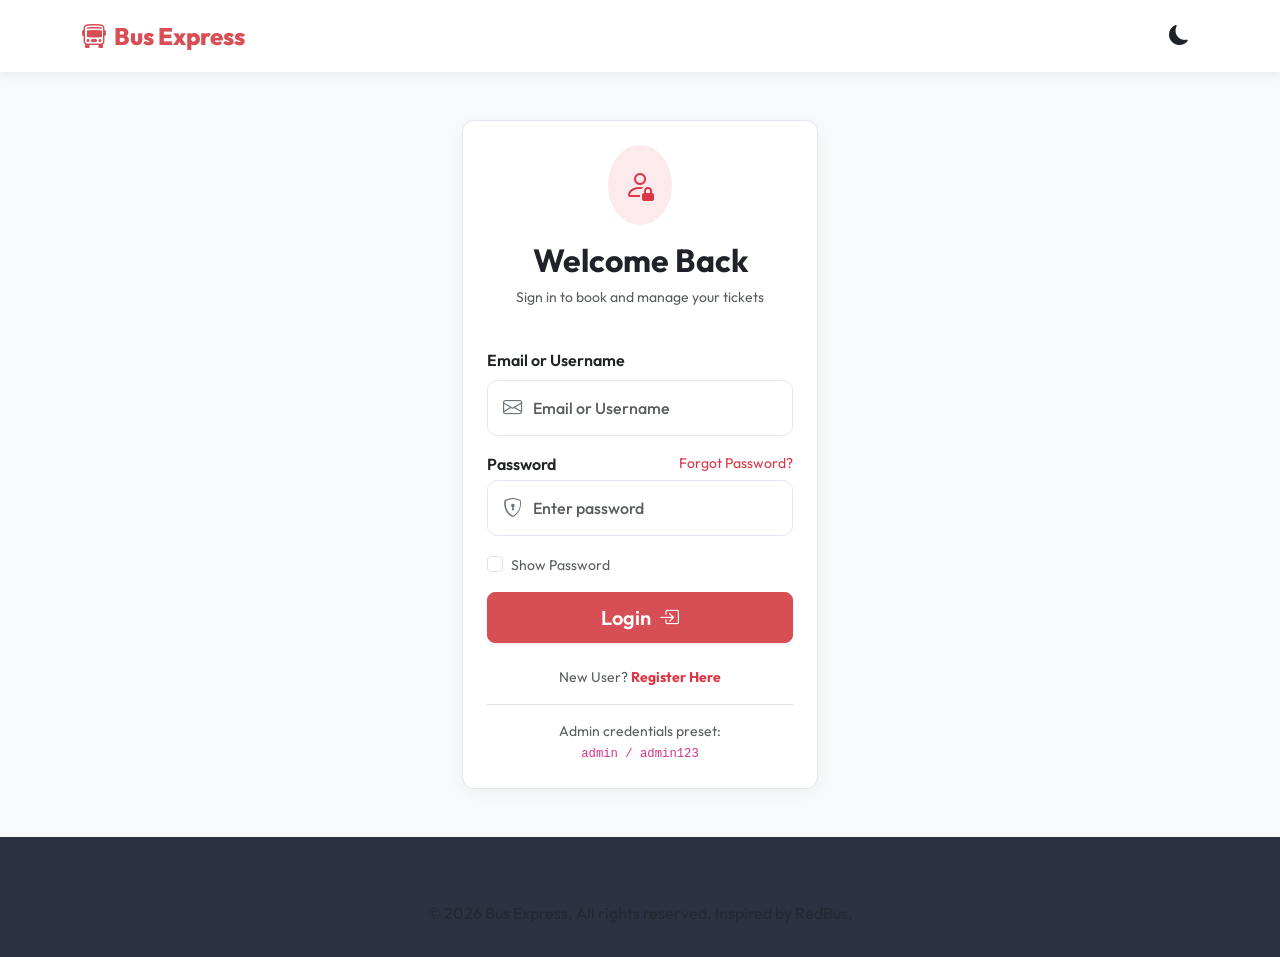
<file: success.html>
<!DOCTYPE html>
<html lang="en">

<head>
    <meta charset="UTF-8">
    <meta name="viewport" content="width=device-width, initial-scale=1.0">
    <title>Booking Success - Bus Express</title>
    <!-- Bootstrap 5 CSS -->
    <link href="https://cdn.jsdelivr.net/npm/bootstrap@5.3.0/dist/css/bootstrap.min.css" rel="stylesheet">
    <!-- Bootstrap Icons -->
    <link href="https://cdn.jsdelivr.net/npm/bootstrap-icons@1.10.5/font/bootstrap-icons.css" rel="stylesheet">
    <!-- Google Fonts Outfit -->
    <link href="https://fonts.googleapis.com/css2?family=Outfit:wght@300;400;500;600;700;800&display=swap"
        rel="stylesheet">
    <!-- Custom Styles -->
    <link rel="stylesheet" href="css/style.css">

    <style>
        /* Unique Success Tick scale-up keyframe animations */
        .success-icon-animated {
            font-size: 5rem;
            color: var(--success-color);
            display: inline-block;
            animation: scaleUpOpen 0.5s cubic-bezier(0.175, 0.885, 0.32, 1.275) both;
        }

        @keyframes scaleUpOpen {
            0% {
                transform: scale(0);
                opacity: 0;
            }

            100% {
                transform: scale(1);
                opacity: 1;
            }
        }

        .ticket-container {
            background-color: var(--card-bg-color);
            border: 2px dashed var(--border-color);
            border-radius: 14px;
            padding: 2rem;
            position: relative;
        }

        .ticket-container::before,
        .ticket-container::after {
            content: "";
            position: absolute;
            top: 50%;
            width: 25px;
            height: 25px;
            background-color: var(--bg-color);
            border-radius: 50%;
            transform: translateY(-50%);
        }

        .ticket-container::before {
            left: -14px;
            border-right: 2px dashed var(--border-color);
            background-color: var(--bg-color);
        }

        .ticket-container::after {
            right: -14px;
            border-left: 2px dashed var(--border-color);
            background-color: var(--bg-color);
        }
    </style>
</head>

<body class="d-flex flex-column min-vh-100">

    <!-- Header / Navbar -->
    <nav class="navbar navbar-expand-lg custom-navbar sticky-top">
        <div class="container">
            <a class="navbar-brand" href="home.html">
                <i class="bi bi-bus-front"></i> Bus Express
            </a>
            <button class="navbar-toggler" type="button" data-bs-toggle="collapse" data-bs-target="#navbarContent"
                aria-controls="navbarContent" aria-expanded="false" aria-label="Toggle navigation">
                <span class="navbar-toggler-icon"></span>
            </button>

            <div class="collapse navbar-collapse" id="navbarContent">
                <ul class="navbar-nav ms-auto align-items-lg-center">
                    <li class="nav-item">
                        <a class="nav-link" href="home.html"><i class="bi bi-house-door me-1"></i>Home</a>
                    </li>
                    <li class="nav-item">
                        <a class="nav-link" href="mybookings.html"><i class="bi bi-ticket-perforated me-1"></i>My
                            Bookings</a>
                    </li>
                    <li class="nav-item">
                        <a class="nav-link" href="profile.html"><i class="bi bi-person-circle me-1"></i>Profile</a>
                    </li>
                    <li class="nav-item" id="admin-nav-item" style="display: none;">
                        <a class="nav-link text-danger" href="admin.html"><i class="bi bi-speedometer2 me-1"></i>Admin
                            Dashboard</a>
                    </li>
                    <li class="nav-item ms-lg-2">
                        <button class="btn btn-outline-danger btn-sm" onclick="logoutUser()">Logout <i
                                class="bi bi-box-arrow-right"></i></button>
                    </li>
                    <li class="nav-item ms-lg-3">
                        <button class="theme-toggle-btn" id="theme-toggle" onclick="toggleTheme()"
                            aria-label="Toggle Theme">
                            <i class="bi bi-moon-fill"></i>
                        </button>
                    </li>
                </ul>
            </div>
        </div>
    </nav>

    <!-- Success content page body -->
    <main class="container my-5 py-3">
        <div class="row justify-content-center">
            <div class="col-md-8 col-lg-6">
                <div class="text-center mb-4">
                    <div class="mb-2">
                        <i class="bi bi-check-circle-fill success-icon-animated"></i>
                    </div>
                    <h2 class="fw-bold text-success">Booking Confirmed!</h2>
                    <p class="text-muted">Your booking receipt details are shown below. A print receipt has been sent to
                        your contacts via AWS SNS.</p>
                </div>

                <!-- Ticket Card Layout -->
                <div id="receiptTicket" class="ticket-container shadow-sm mb-4">
                    <div class="text-center pb-3 border-bottom mb-3">
                        <h5 class="fw-bold mb-1 text-dark" id="ticketBusName">RedBus Operator</h5>
                        <span class="text-danger small fw-bold" id="ticketRoute">Source &rarr; Destination</span>
                    </div>

                    <div class="row g-3">
                        <div class="col-6">
                            <span class="text-muted small d-block">Booking ID</span>
                            <span class="fw-bold text-dark fs-6" id="ticketId">BK_XXXXXX</span>
                        </div>
                        <div class="col-6 text-md-end text-start">
                            <span class="text-muted small d-block">Travel Date</span>
                            <span class="fw-bold text-dark fs-6" id="ticketDate">Date</span>
                        </div>
                        <div class="col-6 mt-3">
                            <span class="text-muted small d-block">Passenger Name</span>
                            <span class="fw-bold text-dark fs-6" id="ticketPassenger">Passenger Name</span>
                        </div>
                        <div class="col-6 text-md-end text-start mt-3">
                            <span class="text-muted small d-block">Seats Reserved</span>
                            <span class="fw-bold text-danger fs-6" id="ticketSeats">A1, B2</span>
                        </div>
                    </div>

                    <hr class="my-4">

                    <div class="d-flex justify-content-between align-items-center mb-3">
                        <div>
                            <span class="text-muted small d-block">Amount Charged</span>
                            <span class="fw-extrabold fs-4 text-success fw-bold" id="ticketAmount">₹0</span>
                        </div>
                        <div class="qr-code-placeholder d-flex align-items-center justify-content-center p-1 border rounded"
                            style="width: 75px; height: 75px; background-color: #ffffff;">
                            <!-- Simulated tiny barcode / QR -->
                            <i class="bi bi-qr-code text-dark" style="font-size: 3rem;"></i>
                        </div>
                    </div>
                    <div class="text-center pt-2 border-top text-muted small bg-light p-2 rounded">
                        <i class="bi bi-shield-check text-success me-1"></i> Assured Safe Transit Ride
                    </div>
                </div>

                <div class="row g-2">
                    <div class="col-6">
                        <a href="mybookings.html" class="btn btn-danger w-100 py-2"><i
                                class="bi bi-ticket-detailed me-1"></i> View My Bookings</a>
                    </div>
                    <div class="col-6">
                        <a href="home.html" class="btn btn-outline-secondary w-100 py-2"><i
                                class="bi bi-house-door me-1"></i> Go to Home</a>
                    </div>
                </div>
            </div>
        </div>
    </main>

    <!-- Sticky Footer -->
    <footer class="custom-footer mt-auto">
        <div class="container text-center">
            <p class="mb-0 text-muted">&copy; 2026 Bus Express Booking System. All rights reserved.</p>
        </div>
    </footer>

    <!-- Poppers and scripts -->
    <script src="https://cdn.jsdelivr.net/npm/bootstrap@5.3.0/dist/js/bootstrap.bundle.min.js"></script>
    <script src="js/api.js"></script>
    <script>
        // Read finalized ticket details and render
        document.addEventListener("DOMContentLoaded", () => {
            // Set navbar theme icon
            const isAdmin = localStorage.getItem("isAdmin") === "true";
            const adminNav = document.getElementById("admin-nav-item");
            if (adminNav && isAdmin) {
                adminNav.style.display = "block";
            }

            const rawTicket = sessionStorage.getItem("confirmedBookingTicket");
            if (!rawTicket) {
                showToast("No confirmed tickets found. Redirecting to Home...", "warning");
                setTimeout(() => window.location.href = "home.html", 1500);
                return;
            }

            const ticket = JSON.parse(rawTicket);

            document.getElementById("ticketBusName").innerText = ticket.busName;
            document.getElementById("ticketRoute").innerHTML = `${ticket.fromCity} &rarr; ${ticket.toCity}`;
            document.getElementById("ticketId").innerText = ticket.bookingId;
            document.getElementById("ticketDate").innerText = formatDateFriendly(ticket.travelDate);
            document.getElementById("ticketPassenger").innerText = ticket.passengerName;
            document.getElementById("ticketSeats").innerText = ticket.seats.join(", ");
            document.getElementById("ticketAmount").innerText = `₹${ticket.amountPaid}`;
        });

        function formatDateFriendly(dateStr) {
            if (!dateStr) return "";
            const d = new Date(dateStr);
            return d.toLocaleDateString('en-US', { weekday: 'short', month: 'short', day: 'numeric', year: 'numeric' });
        }

        function logoutUser() {
            localStorage.clear();
            window.location.href = "login.html";
        }
    </script>
</body>

</html>
</file>
<file: css/style.css>
:root {
  --primary-color: #D84E55;
  --primary-hover: #C63A40;
  --secondary-color: #2D3142;
  --bg-color: #F8F9FA;
  --card-bg-color: #FFFFFF;
  --text-color: #1F2229;
  --text-muted: #6C757D;
  --border-color: #E2E8F0;
  --success-color: #2EC4B6;
  --warning-color: #FF9F1C;
  --light-pink: #FFF5F5;
  --font-family: 'Outfit', 'Inter', -apple-system, BlinkMacSystemFont, "Segoe UI", Roboto, sans-serif;
  --transition-speed: 0.3s;
}

body.dark-mode {
  --bg-color: #121214;
  --card-bg-color: #1A1A1E;
  --text-color: #E2E8F0;
  --text-muted: #A0AEC0;
  --border-color: #2D3142;
  --light-pink: #2C1F20;
}

body {
  font-family: var(--font-family);
  background-color: var(--bg-color);
  color: var(--text-color);
  transition: background-color var(--transition-speed), color var(--transition-speed);
  min-height: 100vh;
  display: flex;
  flex-direction: column;
}

main {
  flex: 1 0 auto;
}

/* Custom Typography */
h1, h2, h3, h4, h5, h6 {
  font-weight: 700;
  color: var(--text-color);
}

/* Header & Navbar Styling */
.custom-navbar {
  background-color: #FFFFFF;
  box-shadow: 0 2px 10px rgba(0, 0, 0, 0.08);
  padding: 0.8rem 1.5rem;
  z-index: 1030;
  transition: background-color var(--transition-speed);
}

body.dark-mode .custom-navbar {
  background-color: #1A1A1E;
  box-shadow: 0 2px 10px rgba(0, 0, 0, 0.3);
}

.navbar-brand {
  font-size: 1.5rem;
  font-weight: 800;
  color: var(--primary-color) !important;
  display: flex;
  align-items: center;
  gap: 0.5rem;
}

.nav-link {
  color: var(--text-color) !important;
  font-weight: 500;
  padding: 0.5rem 1rem !important;
  border-radius: 6px;
  transition: all 0.2s ease-in-out;
}

.nav-link:hover, .nav-link.active {
  color: var(--primary-color) !important;
  background-color: var(--light-pink);
}

.theme-toggle-btn {
  background: none;
  border: none;
  font-size: 1.25rem;
  color: var(--text-color);
  cursor: pointer;
  padding: 0.4rem;
  border-radius: 50%;
  display: flex;
  align-items: center;
  justify-content: center;
  transition: background-color 0.2s;
  width: 38px;
  height: 38px;
}

.theme-toggle-btn:hover {
  background-color: var(--border-color);
}

/* Buttons */
.btn-primary {
  background-color: var(--primary-color);
  border-color: var(--primary-color);
  font-weight: 600;
  padding: 0.6rem 1.5rem;
  border-radius: 8px;
  transition: all 0.2s ease;
}

.btn-primary:hover, .btn-primary:active, .btn-primary:focus {
  background-color: var(--primary-hover) !important;
  border-color: var(--primary-hover) !important;
  box-shadow: 0 4px 12px rgba(216, 78, 85, 0.25) !important;
}

.btn-outline-primary {
  color: var(--primary-color);
  border-color: var(--primary-color);
  font-weight: 600;
  padding: 0.6rem 1.5rem;
  border-radius: 8px;
}

.btn-outline-primary:hover {
  background-color: var(--primary-color);
  border-color: var(--primary-color);
  color: #FFFFFF;
}

/* Cards & Containers */
.card-custom {
  background-color: var(--card-bg-color);
  border: 1px solid var(--border-color);
  border-radius: 12px;
  box-shadow: 0 4px 15px rgba(0, 0, 0, 0.04);
  transition: transform var(--transition-speed), box-shadow var(--transition-speed);
}

.card-custom:hover {
  transform: translateY(-4px);
  box-shadow: 0 8px 25px rgba(0, 0, 0, 0.08);
}

body.dark-mode .card-custom {
  box-shadow: 0 4px 15px rgba(0, 0, 0, 0.2);
}

/* Form Controls */
.form-control-custom {
  background-color: var(--card-bg-color);
  border: 1px solid var(--border-color);
  color: var(--text-color);
  padding: 0.75rem 1rem;
  border-radius: 8px;
  transition: border-color var(--transition-speed), box-shadow var(--transition-speed);
}

.form-control-custom:focus {
  background-color: var(--card-bg-color);
  border-color: var(--primary-color);
  color: var(--text-color);
  box-shadow: 0 0 0 3px rgba(216, 78, 85, 0.15);
  outline: none;
}

body.dark-mode .form-control-custom {
  background-color: #121214;
}

/* Hero Section */
.hero-section {
  background: linear-gradient(135deg, #e33c44 0%, #a21a22 100%);
  padding: 5rem 0 7rem 0;
  color: #FFFFFF;
  position: relative;
  overflow: hidden;
}

.hero-section::after {
  content: "";
  position: absolute;
  bottom: 0;
  left: 0;
  right: 0;
  height: 50px;
  background-color: var(--bg-color);
  clip-path: ellipse(60% 100% at 50% 100%);
  transition: background-color var(--transition-speed);
}

.hero-title {
  font-size: 3rem;
  font-weight: 800;
  margin-bottom: 1rem;
}

.hero-subtitle {
  font-size: 1.25rem;
  font-weight: 400;
  opacity: 0.9;
}

/* Search Bar Floating Container */
.search-container {
  margin-top: -4rem;
  position: relative;
  z-index: 10;
}

.search-card {
  background-color: var(--card-bg-color);
  border-radius: 16px;
  border: 1px solid var(--border-color);
  box-shadow: 0 10px 30px rgba(0, 0, 0, 0.08);
  padding: 1.5rem;
}

body.dark-mode .search-card {
  box-shadow: 0 10px 30px rgba(0, 0, 0, 0.35);
}

.search-input-group {
  position: relative;
  display: flex;
  align-items: center;
}

.search-input-group i {
  position: absolute;
  left: 1rem;
  color: var(--text-muted);
  font-size: 1.2rem;
  z-index: 5;
}

.search-input-group .form-control {
  padding-left: 2.8rem;
  height: 3.5rem;
  border-radius: 10px;
  font-weight: 500;
  border: 1px solid var(--border-color);
  background-color: var(--card-bg-color);
  color: var(--text-color);
}

.search-input-group .form-control:focus {
  border-color: var(--primary-color);
  box-shadow: 0 0 0 3px rgba(216, 78, 85, 0.15);
}

body.dark-mode .search-input-group .form-control {
  background-color: #121214;
}

.search-btn {
  height: 3.5rem;
  border-radius: 10px;
  font-size: 1.1rem;
  font-weight: 700;
}

/* Autocomplete suggestions */
.suggestions-box {
  position: absolute;
  top: 100%;
  left: 0;
  right: 0;
  background-color: var(--card-bg-color);
  border: 1px solid var(--border-color);
  border-radius: 8px;
  z-index: 1040;
  max-height: 250px;
  overflow-y: auto;
  box-shadow: 0 4px 15px rgba(0,0,0,0.1);
  display: none;
}

.suggestion-item {
  padding: 0.75rem 1.25rem;
  cursor: pointer;
  display: flex;
  align-items: center;
  gap: 0.75rem;
  color: var(--text-color);
  border-bottom: 1px solid var(--border-color);
}

.suggestion-item:last-child {
  border-bottom: none;
}

.suggestion-item:hover {
  background-color: var(--light-pink);
  color: var(--primary-color);
}

/* Bus Cards - Search Results */
.bus-card-expanded {
  background-color: var(--card-bg-color);
  border: 1px solid var(--border-color);
  border-radius: 12px;
  padding: 1.5rem;
  margin-bottom: 1.5rem;
  box-shadow: 0 2px 8px rgba(0, 0, 0, 0.03);
  transition: all var(--transition-speed);
}

.bus-card-expanded:hover {
  box-shadow: 0 6px 20px rgba(0, 0, 0, 0.08);
  border-color: rgba(216, 78, 85, 0.3);
}

.bus-name {
  font-size: 1.25rem;
  font-weight: 700;
  margin-bottom: 0.25rem;
}

.bus-type {
  font-size: 0.85rem;
  color: var(--text-muted);
  font-weight: 500;
}

.bus-time {
  font-size: 1.2rem;
  font-weight: 700;
}

.bus-duration {
  font-size: 0.85rem;
  color: var(--text-muted);
  position: relative;
  text-align: center;
}

.bus-duration::before {
  content: "";
  position: absolute;
  top: 50%;
  left: 0;
  right: 0;
  height: 1px;
  background-color: var(--border-color);
  z-index: 1;
}

.bus-duration span {
  background-color: var(--card-bg-color);
  padding: 0 0.5rem;
  position: relative;
  z-index: 2;
}

.bus-price {
  font-size: 1.4rem;
  font-weight: 800;
  color: var(--text-color);
}

.rating-badge {
  background-color: #38b000;
  color: #FFFFFF;
  padding: 0.25rem 0.5rem;
  border-radius: 4px;
  font-size: 0.85rem;
  font-weight: 700;
  display: inline-flex;
  align-items: center;
  gap: 0.25rem;
}

.rating-badge.low {
  background-color: #ff9f1c;
}

.amenity-icon {
  font-size: 1.1rem;
  color: var(--text-muted);
  margin-right: 0.6rem;
  cursor: pointer;
}

.amenity-icon:hover {
  color: var(--primary-color);
}

/* Seat Selection Page styling */
.deck-container {
  background-color: var(--card-bg-color);
  border: 2px solid var(--border-color);
  border-radius: 12px;
  padding: 1.5rem;
  position: relative;
}

.deck-title {
  font-size: 0.9rem;
  font-weight: 700;
  color: var(--text-muted);
  text-transform: uppercase;
  letter-spacing: 0.05em;
  margin-bottom: 1rem;
  text-align: center;
}

.driver-cabin {
  border-bottom: 2px dashed var(--border-color);
  padding-bottom: 1rem;
  margin-bottom: 1.5rem;
  display: flex;
  justify-content: flex-end;
  align-items: center;
  padding-right: 1.5rem;
}

.steering-wheel {
  font-size: 1.8rem;
  color: var(--text-muted);
}

.seat-row {
  display: flex;
  justify-content: center;
  gap: 0.75rem;
  margin-bottom: 0.75rem;
}

.seat-gap {
  width: 2.5rem;
}

.seat-cell {
  width: 2.2rem;
  height: 2.2rem;
  display: flex;
  align-items: center;
  justify-content: center;
  border-radius: 6px;
  font-size: 0.75rem;
  font-weight: 700;
  cursor: pointer;
  user-select: none;
  transition: all 0.15s ease-in-out;
  border: 1px solid #c7d2fe;
}

/* Seat states */
.seat-cell.available {
  background-color: #E2FADB;
  color: #287a1d;
  border-color: #b2eb9c;
}

.seat-cell.available:hover {
  background-color: #b8f2ad;
  transform: scale(1.08);
}

.seat-cell.booked {
  background-color: #FFE5E5;
  color: #C63A40;
  border-color: #FFA5a5;
  cursor: not-allowed;
}

.seat-cell.selected {
  background-color: #3B82F6;
  color: #FFFFFF;
  border-color: #2563EB;
  transform: scale(1.05);
}

/* Sleeper seat */
.seat-cell.sleeper {
  width: 2.2rem;
  height: 4.2rem;
  border-top-left-radius: 8px;
  border-top-right-radius: 8px;
}

.seat-legend-item {
  display: flex;
  align-items: center;
  gap: 0.5rem;
  font-size: 0.85rem;
  font-weight: 500;
}

.seat-legend-color {
  width: 1.25rem;
  height: 1.25rem;
  border-radius: 4px;
}

/* Loading overlays & spinners */
.full-page-loader {
  position: fixed;
  top: 0;
  left: 0;
  right: 0;
  bottom: 0;
  background-color: rgba(255, 255, 255, 0.85);
  display: flex;
  flex-direction: column;
  align-items: center;
  justify-content: center;
  z-index: 2000;
  font-weight: 600;
  transition: opacity 0.3s ease;
}

body.dark-mode .full-page-loader {
  background-color: rgba(18, 18, 20, 0.85);
}

.loader-spinner {
  width: 3.5rem;
  height: 3.5rem;
  border: 4px solid var(--border-color);
  border-top: 4px solid var(--primary-color);
  border-radius: 50%;
  animation: spin 1s linear infinite;
  margin-bottom: 1rem;
}

@keyframes spin {
  0% { transform: rotate(0deg); }
  100% { transform: rotate(360deg); }
}

/* Skeleton loaders */
.skeleton {
  background: linear-gradient(90deg, var(--border-color) 25%, var(--light-pink) 50%, var(--border-color) 75%);
  background-size: 200% 100%;
  animation: loading 1.5s infinite;
  border-radius: 4px;
}

@keyframes loading {
  0% { background-position: 200% 0; }
  100% { background-position: -200% 0; }
}

/* Toast popup notifications */
#toast-container {
  position: fixed;
  top: 20px;
  right: 20px;
  z-index: 2050;
  display: flex;
  flex-direction: column;
  gap: 10px;
  pointer-events: none;
}

.custom-toast {
  min-width: 280px;
  max-width: 350px;
  background-color: var(--card-bg-color);
  border-left: 5px solid var(--primary-color);
  box-shadow: 0 4px 15px rgba(0, 0, 0, 0.15);
  border-radius: 6px;
  padding: 1rem;
  display: flex;
  align-items: center;
  gap: 0.75rem;
  transform: translateX(120%);
  transition: transform 0.3s ease;
  pointer-events: auto;
}

.custom-toast.show {
  transform: translateX(0);
}

.custom-toast.toast-success {
  border-left-color: var(--success-color);
}

.custom-toast.toast-error {
  border-left-color: var(--primary-color);
}

.custom-toast.toast-warning {
  border-left-color: var(--warning-color);
}

/* Footer styling */
.custom-footer {
  background-color: var(--secondary-color);
  color: #E2E8F0;
  padding: 4rem 0 2rem 0;
  margin-top: auto;
}

.footer-link {
  color: #A0AEC0;
  text-decoration: none;
  font-size: 0.9rem;
  transition: color 0.15s ease;
}

.footer-link:hover {
  color: #FFFFFF;
}

.social-icon {
  font-size: 1.25rem;
  color: #A0AEC0;
  margin-right: 1rem;
  transition: color 0.15s ease;
}

.social-icon:hover {
  color: #FFFFFF;
}

/* Profile Photo Placeholder */
.avatar-placeholder {
  width: 100px;
  height: 100px;
  border-radius: 50%;
  background-color: var(--light-pink);
  color: var(--primary-color);
  font-size: 3rem;
  font-weight: 700;
  display: flex;
  align-items: center;
  justify-content: center;
  margin: 0 auto 1.5rem auto;
  border: 3px solid var(--primary-color);
}

/* QR Code Placeholder */
.qr-code-placeholder {
  width: 120px;
  height: 120px;
  background-color: #FFFFFF;
  border: 1px solid var(--border-color);
  padding: 10px;
  margin: 0 auto;
}
</file>
